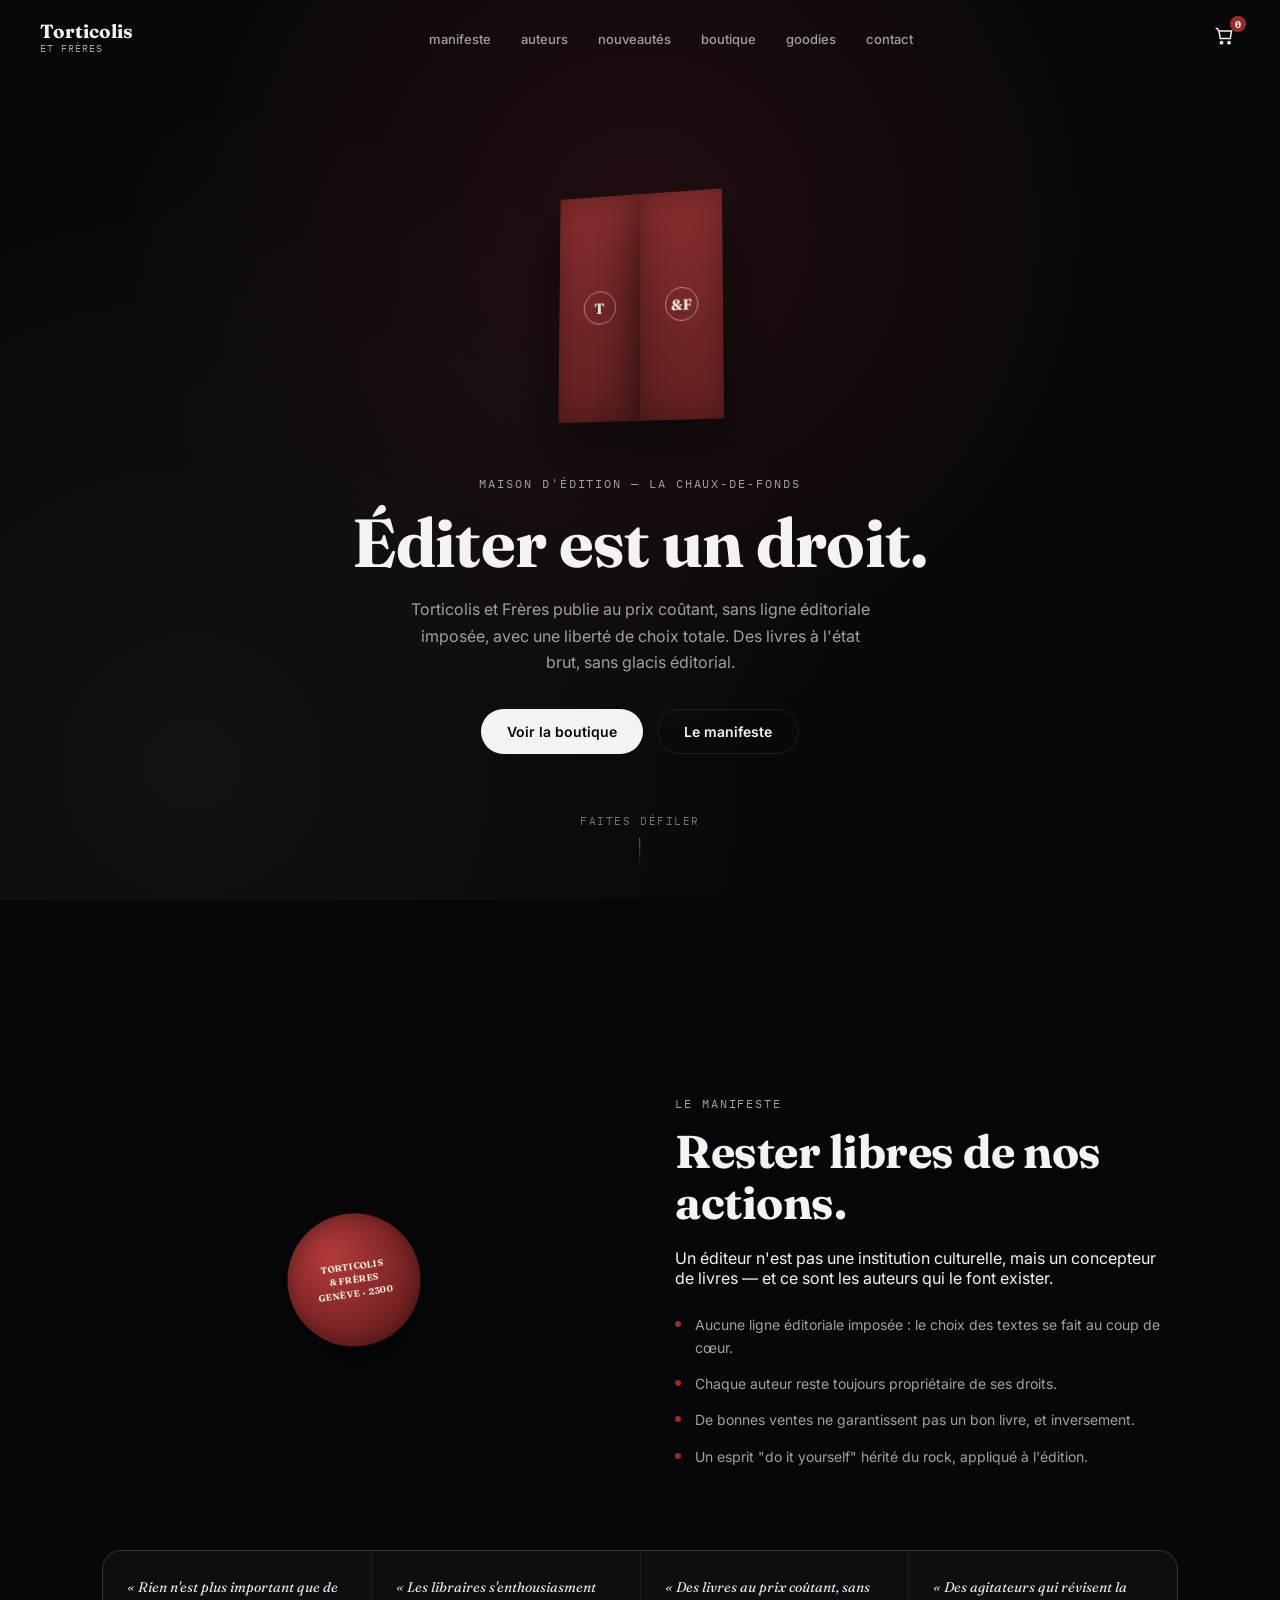
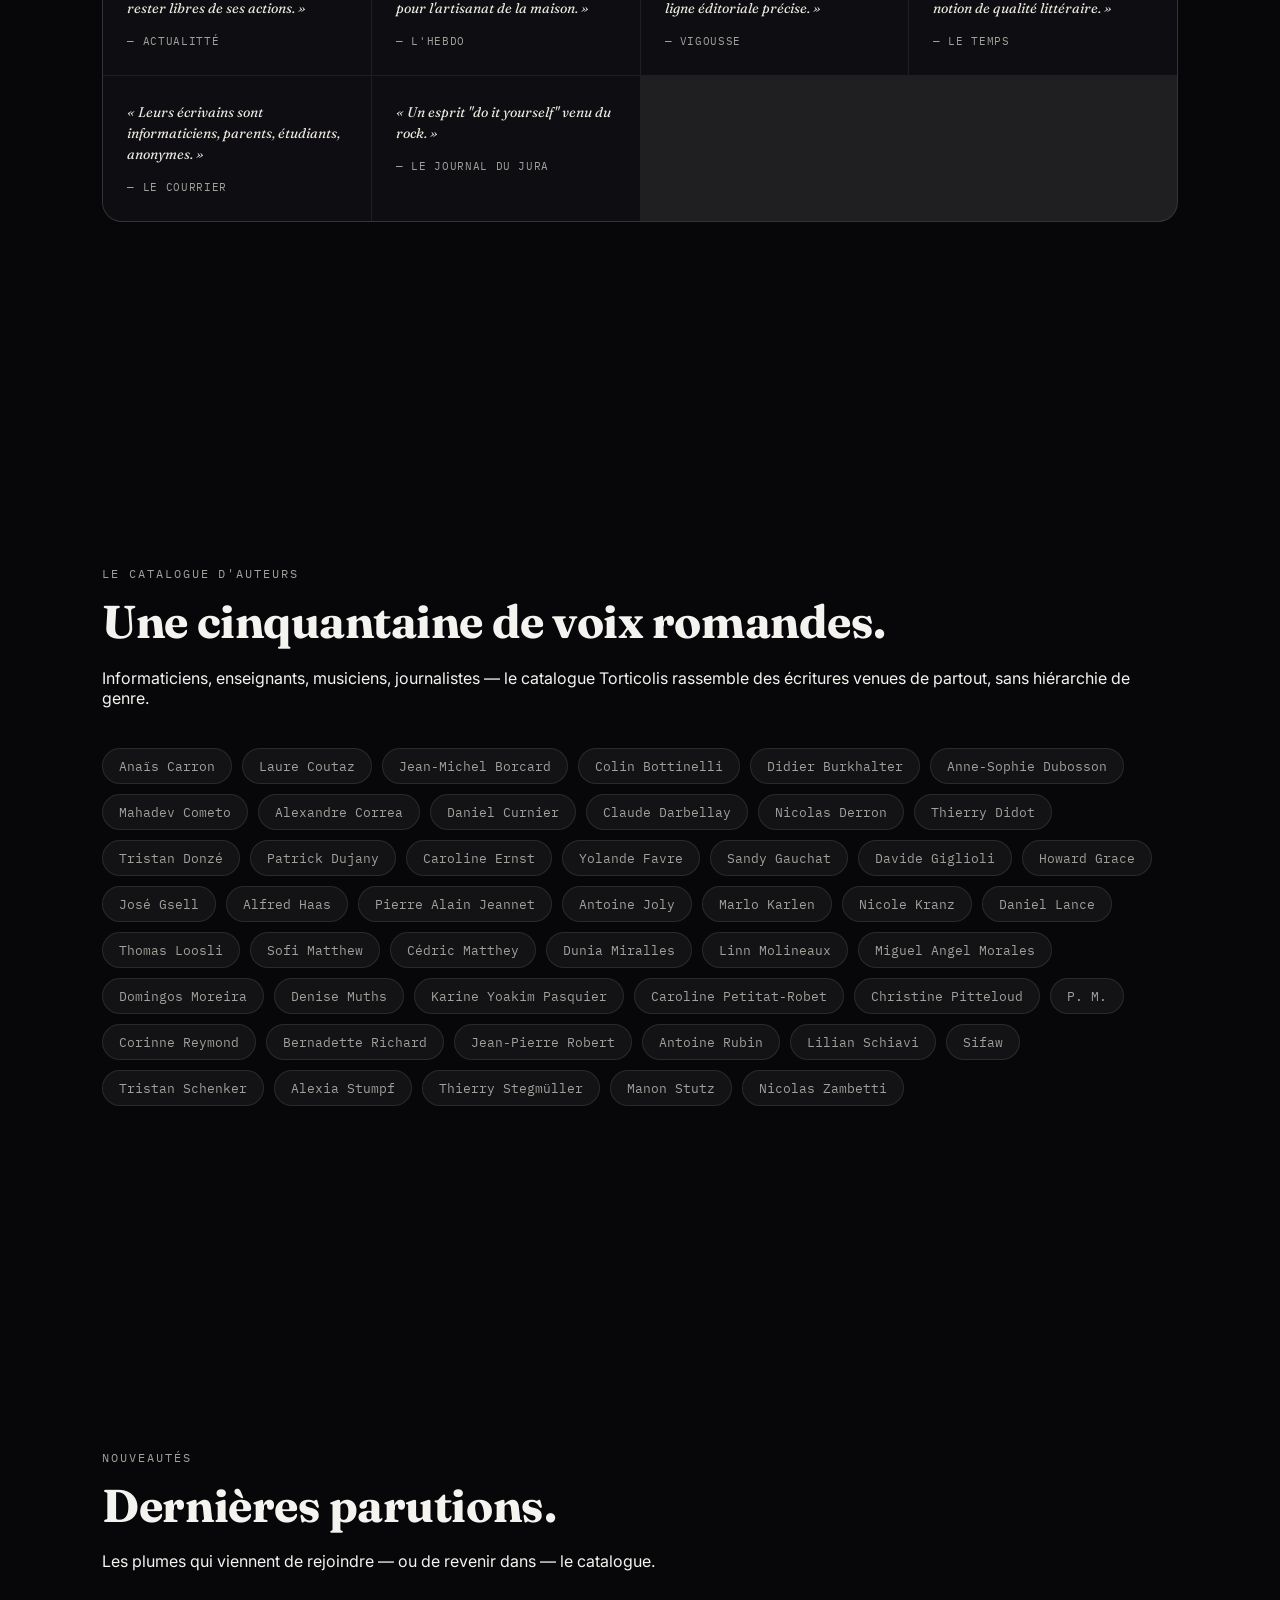
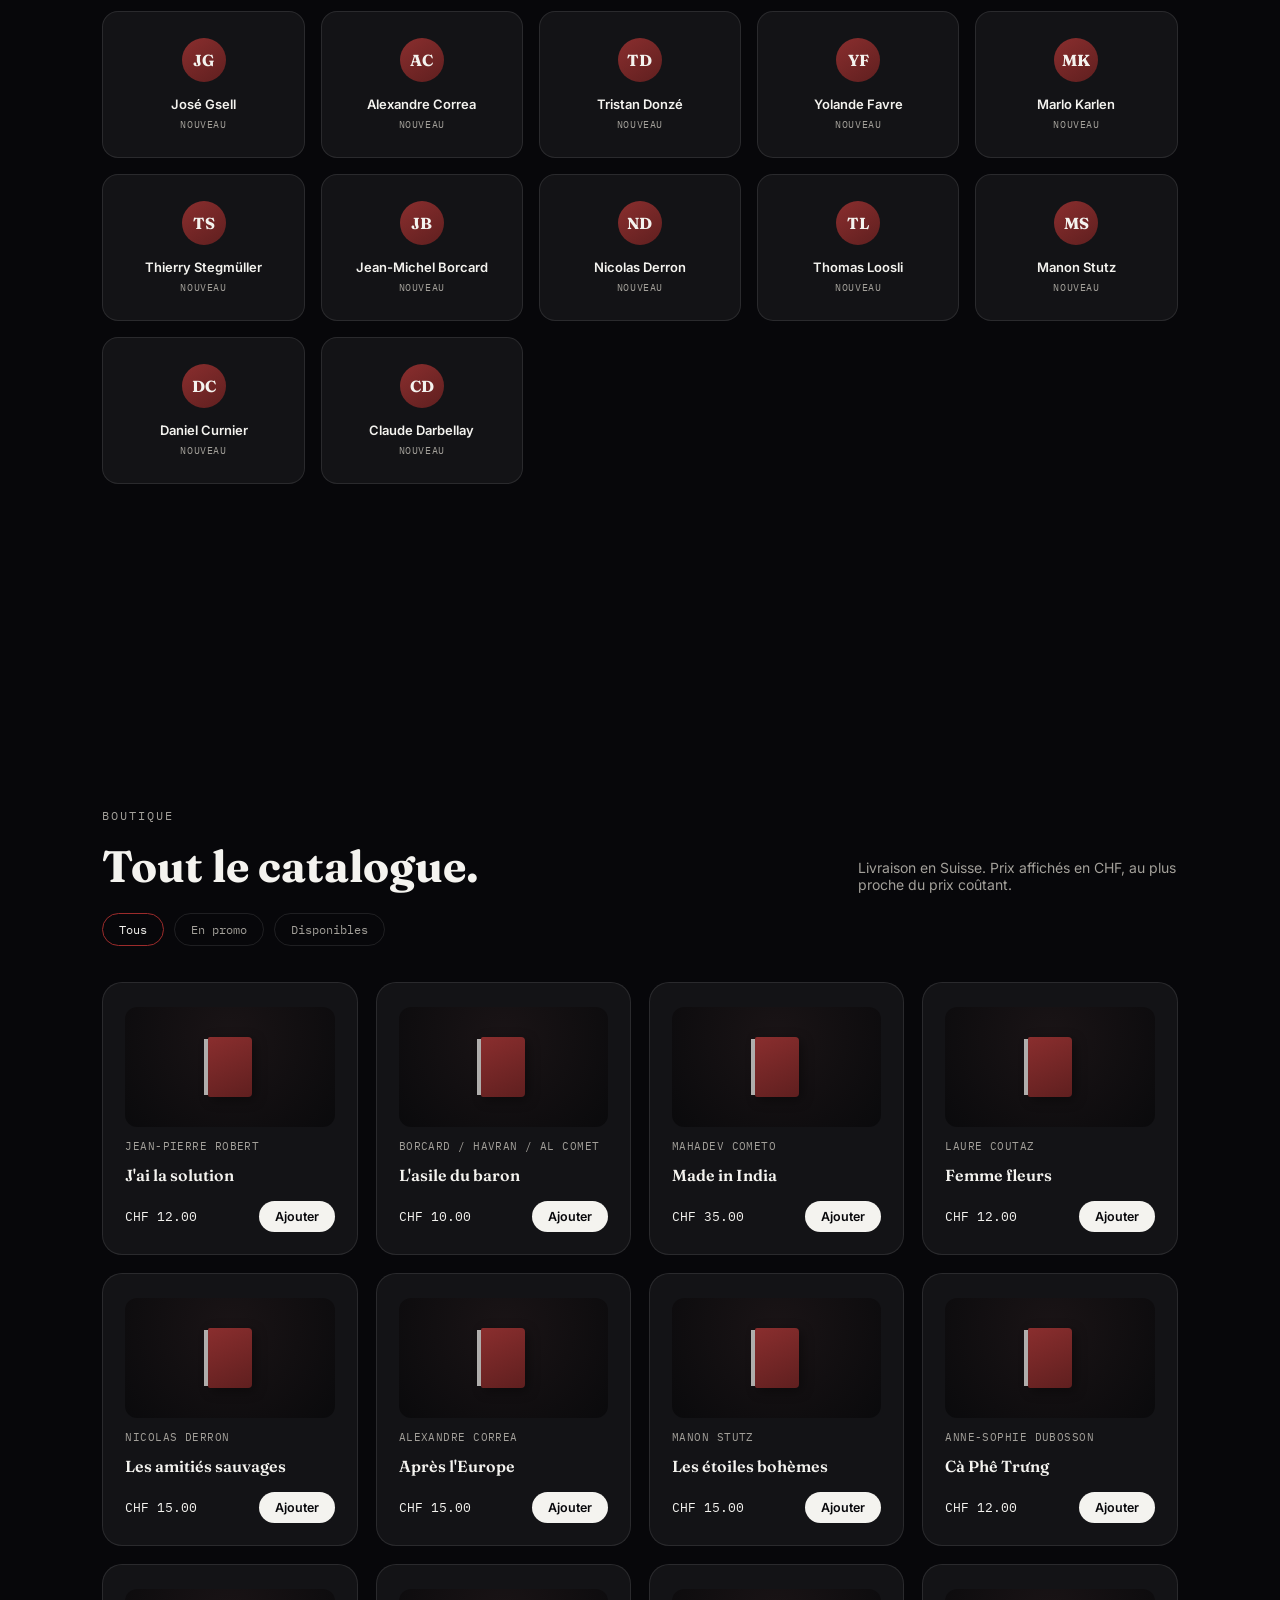
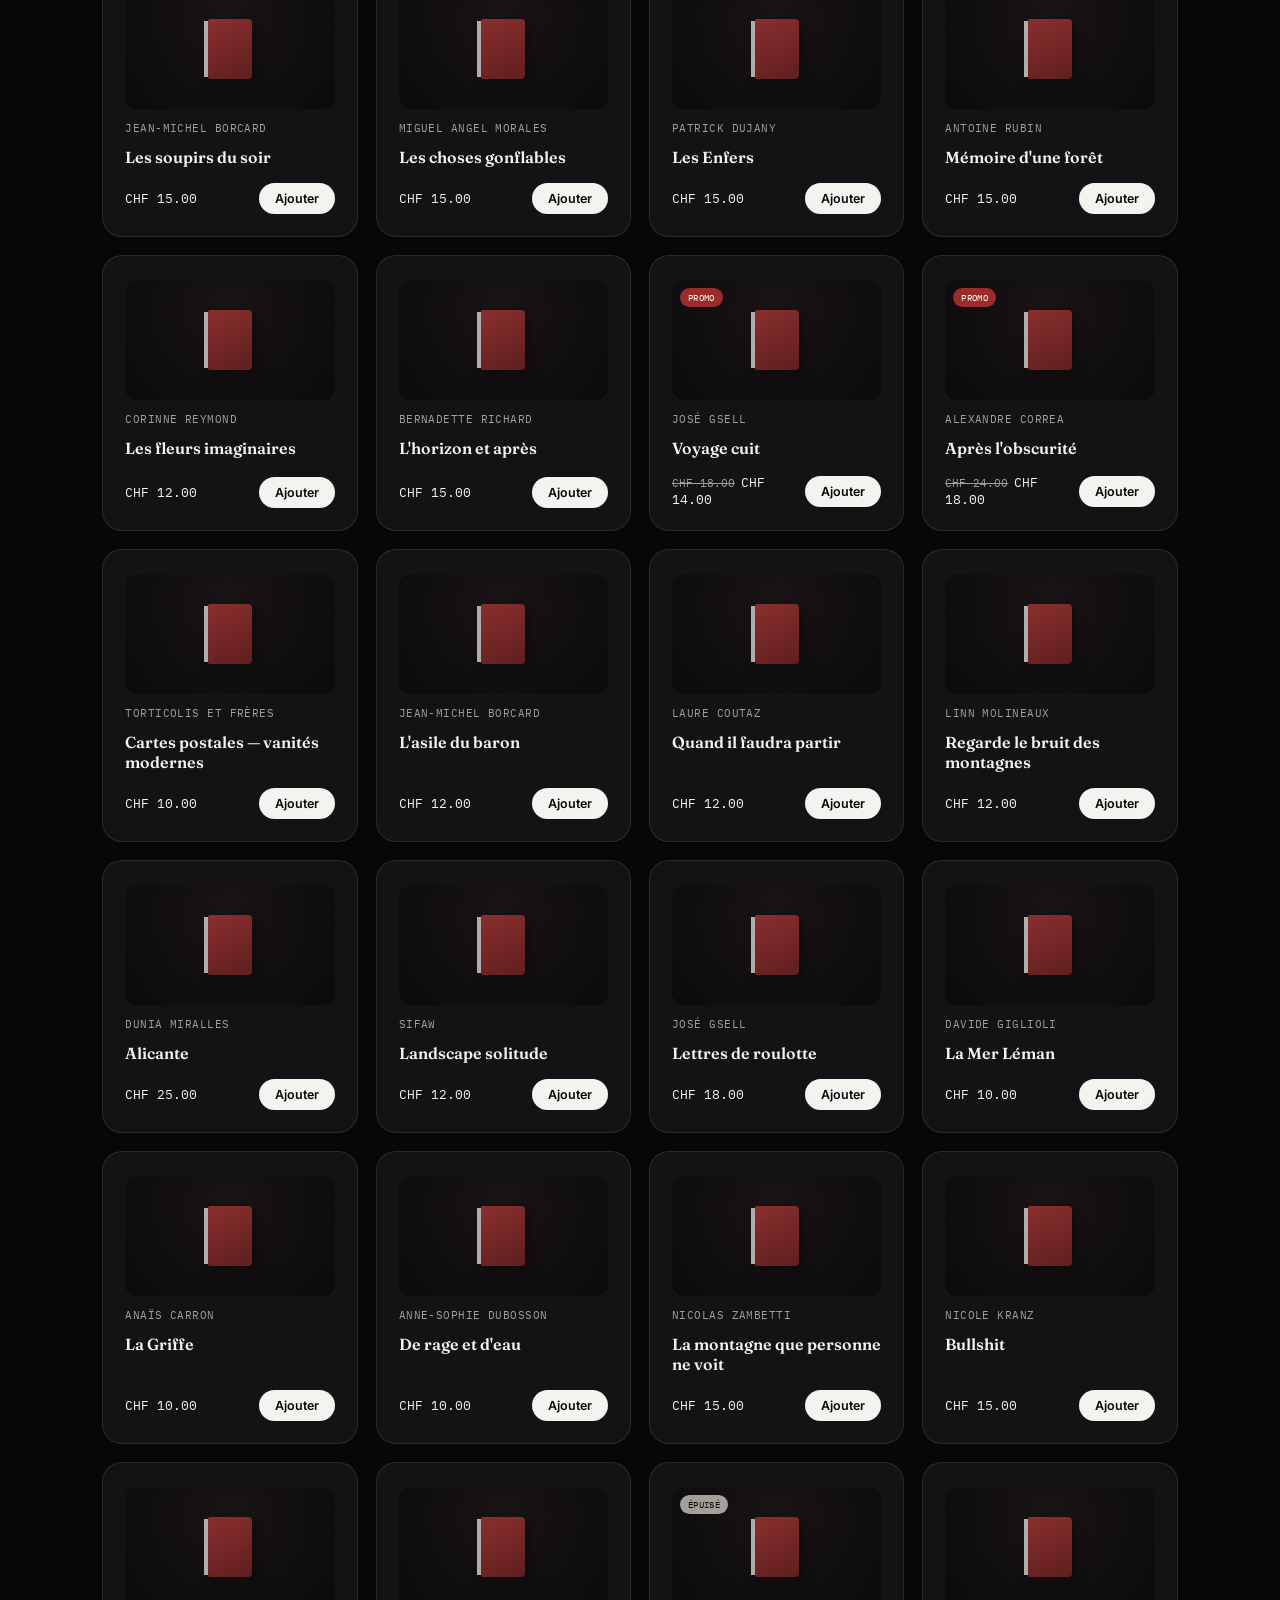
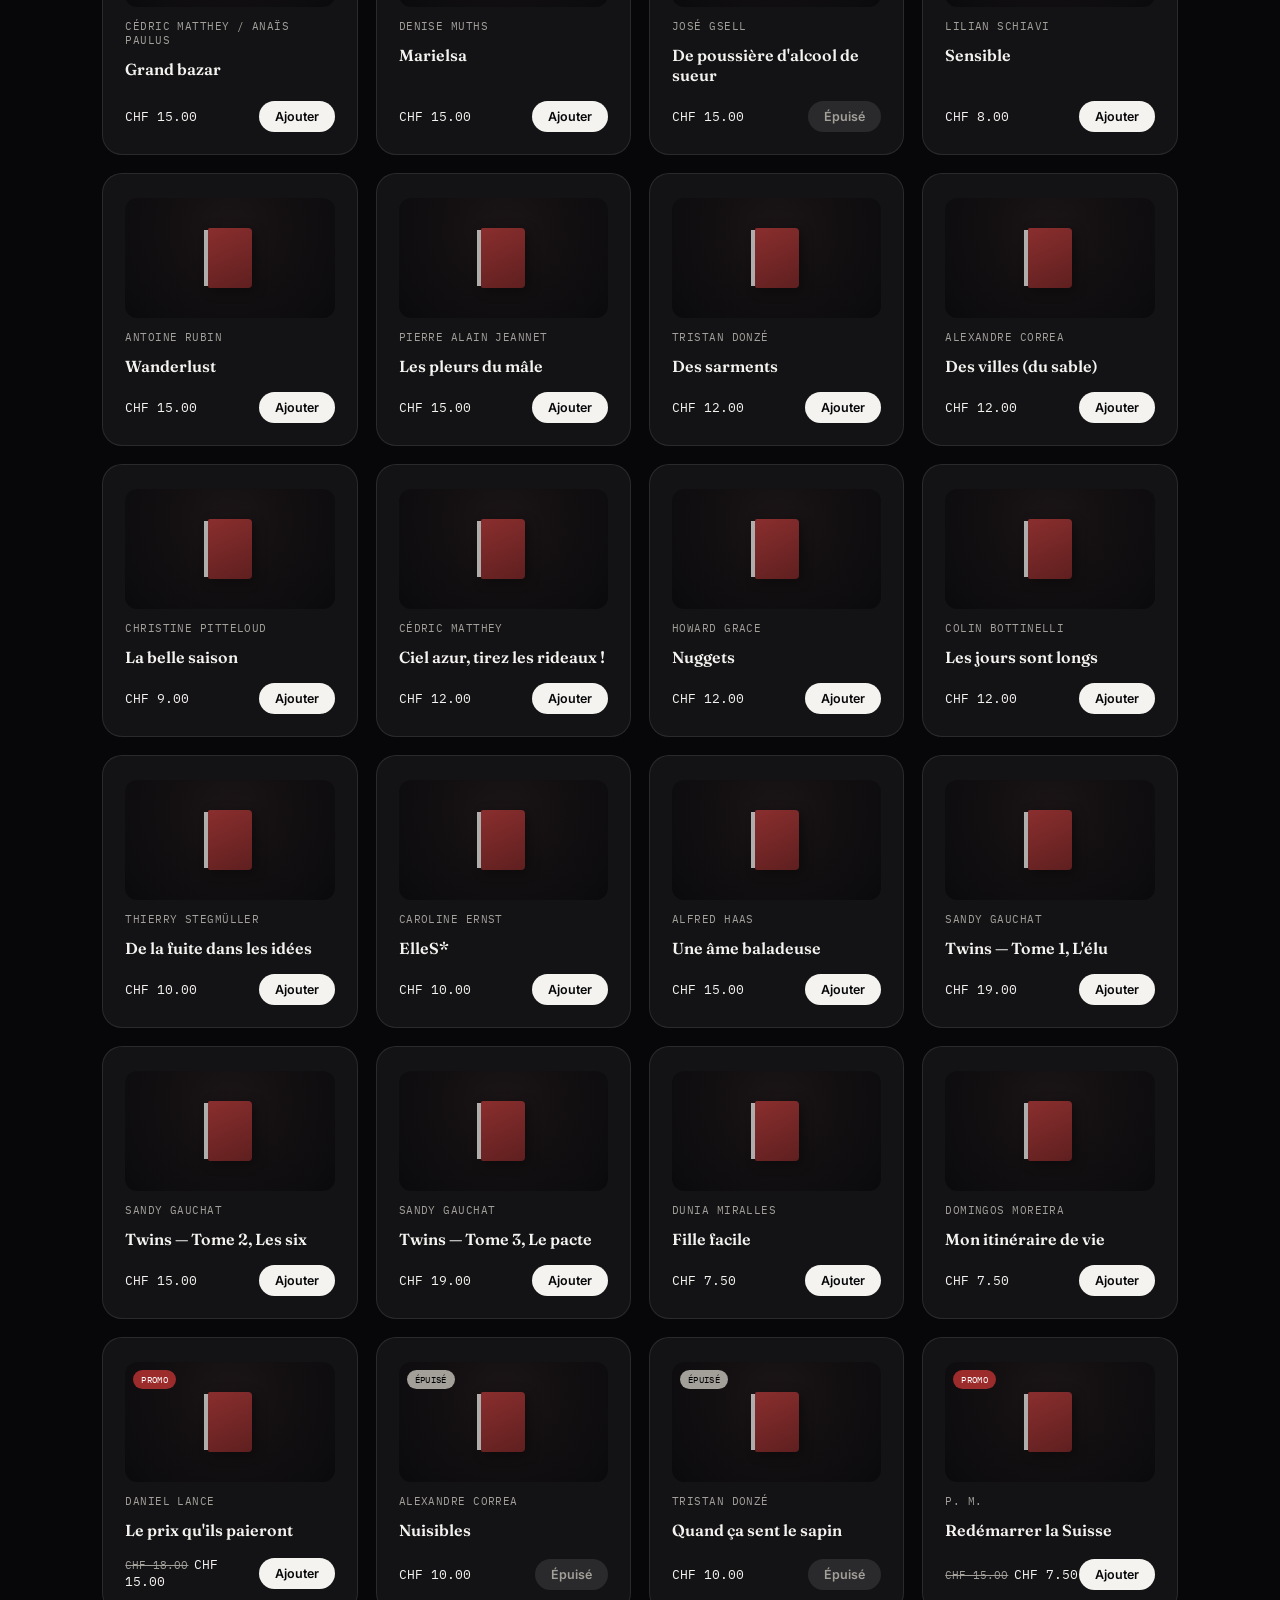
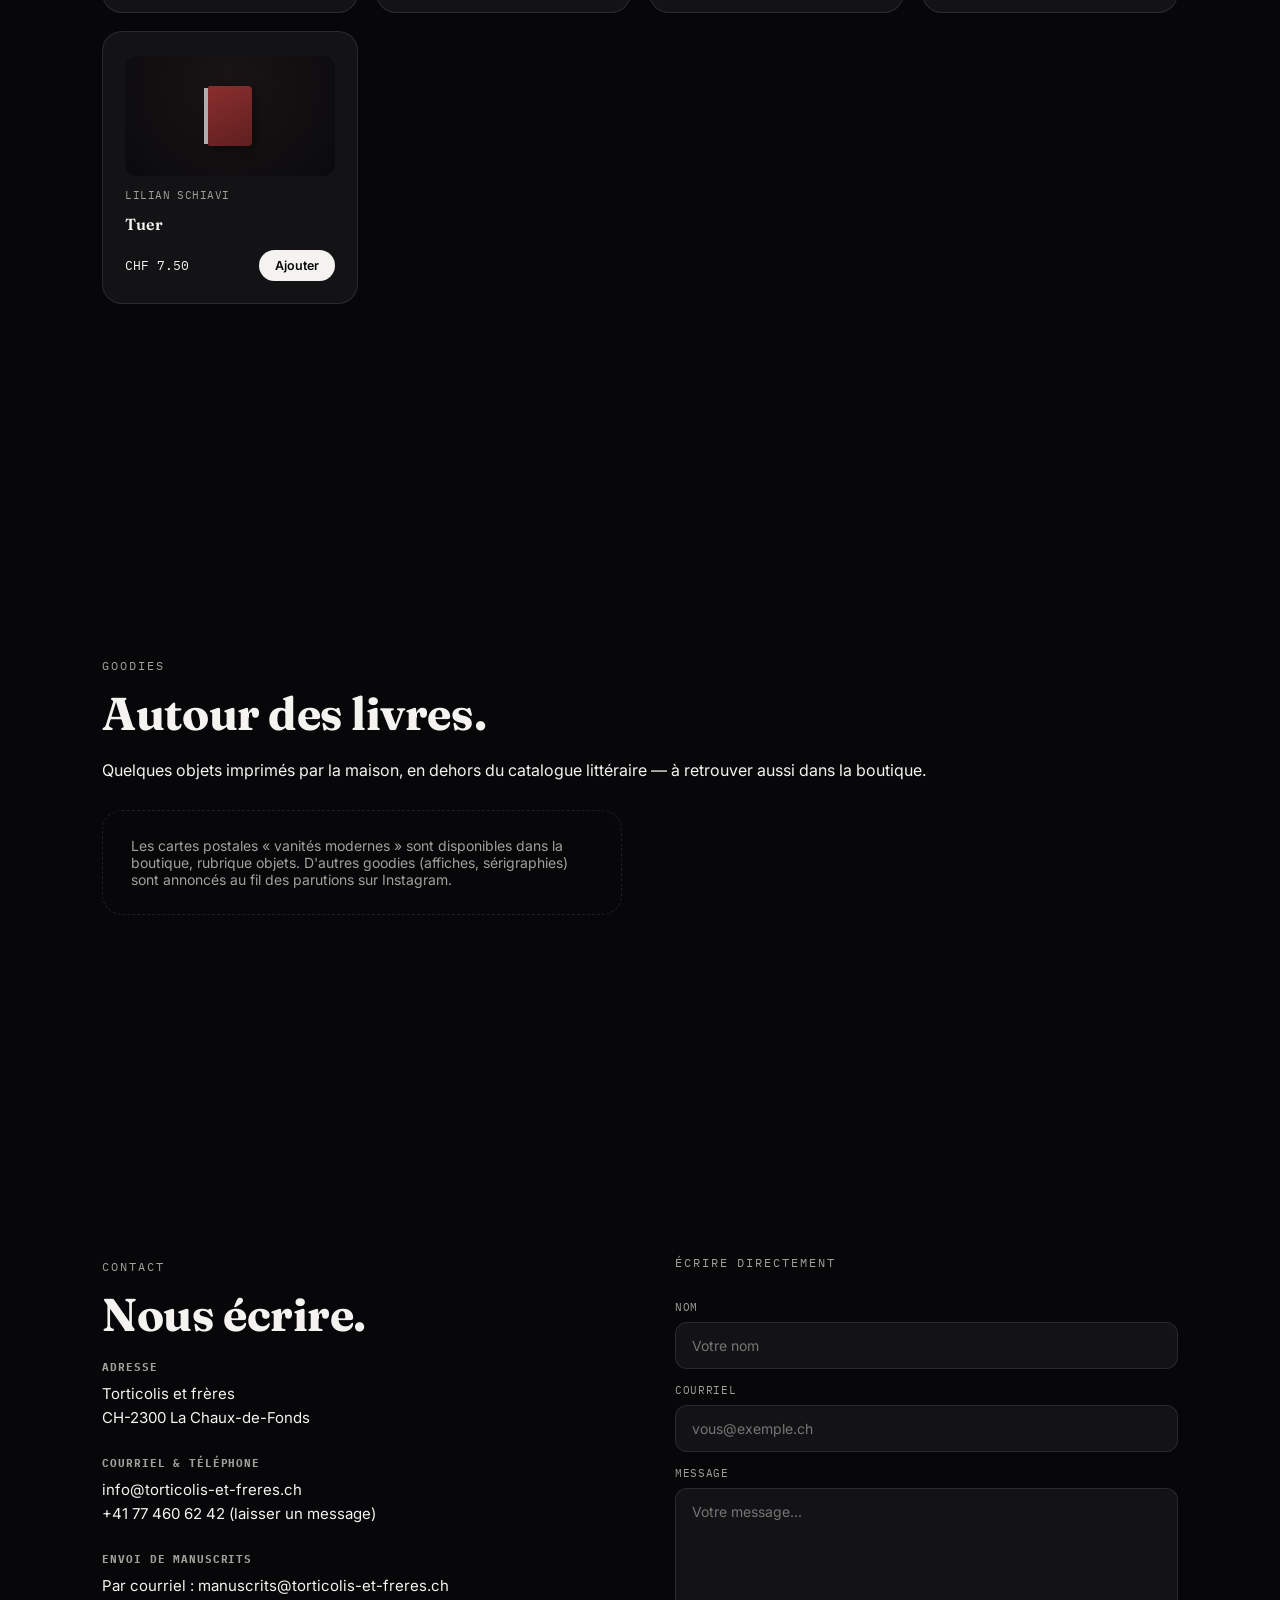
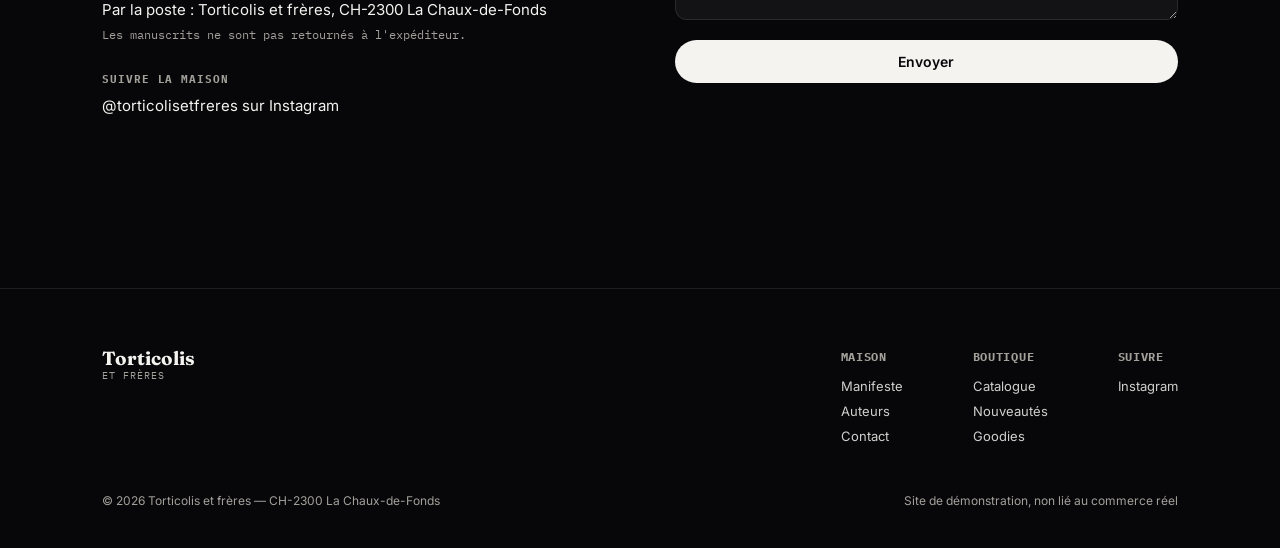
<file: Index.html>
<!DOCTYPE html>
<html lang="fr">
<head>
<meta charset="UTF-8">
<meta name="viewport" content="width=device-width, initial-scale=1.0">
<title>Torticolis et Frères — Éditer est un droit</title>
<link rel="preconnect" href="https://fonts.googleapis.com">
<link href="https://fonts.googleapis.com/css2?family=Fraunces:wght@500;600;700;900&family=Inter:wght@400;500;600;700&family=IBM+Plex+Mono:wght@400;500&display=swap" rel="stylesheet">
<style>
  :root{
    --black: #07070a;
    --black-soft: #0e0e12;
    --panel: #131316;
    --white: #f4f3ef;
    --paper: #ece8de;
    --silver: #a3a09a;
    --line: rgba(244,243,239,0.10);
    --seal: #9c2b2b;
    --seal-soft: rgba(156,43,43,0.35);
    --radius: 20px;
  }
  *{ box-sizing:border-box; margin:0; padding:0; }
  html{ scroll-behavior:smooth; }
  body{
    background:var(--black);
    color:var(--white);
    font-family:'Inter',-apple-system,BlinkMacSystemFont,sans-serif;
    overflow-x:hidden;
    -webkit-font-smoothing:antialiased;
  }
  ::selection{ background:var(--seal); color:#fff; }
  .mono{ font-family:'IBM Plex Mono',monospace; }
  .serif{ font-family:'Fraunces',serif; }
  .eyebrow{
    font-family:'IBM Plex Mono',monospace;
    font-size:12px; letter-spacing:0.16em; text-transform:uppercase;
    color:var(--silver); margin-bottom:16px; display:inline-block;
  }

  /* ---------- NAV ---------- */
  nav{
    position:fixed; top:0; left:0; right:0; z-index:200;
    display:flex; align-items:center; justify-content:space-between;
    padding:20px 40px;
    background:rgba(7,7,10,0);
    border-bottom:1px solid transparent;
    transition:background .4s ease, border-color .4s ease, padding .4s ease;
  }
  nav.scrolled{
    background:rgba(7,7,10,0.78);
    backdrop-filter:blur(20px) saturate(160%);
    -webkit-backdrop-filter:blur(20px) saturate(160%);
    border-bottom:1px solid var(--line);
    padding:14px 40px;
  }
  .logo{ font-family:'Fraunces',serif; font-weight:700; font-size:19px; display:flex; flex-direction:column; line-height:1; cursor:pointer; }
  .logo span{ font-family:'IBM Plex Mono',monospace; font-size:10px; letter-spacing:0.1em; color:var(--silver); font-weight:400; margin-top:3px; }
  .nav-links{ display:flex; gap:30px; list-style:none; }
  .nav-links a{ color:var(--silver); text-decoration:none; font-size:13px; font-weight:500; transition:color .25s; }
  .nav-links a:hover{ color:var(--white); }
  .nav-right{ display:flex; align-items:center; gap:20px; }
  .cart-btn{ position:relative; background:none; border:none; color:var(--white); cursor:pointer; padding:6px; }
  .cart-count{
    position:absolute; top:-4px; right:-6px; background:var(--seal); color:#fff;
    font-size:10px; font-weight:700; width:16px; height:16px; border-radius:50%;
    display:flex; align-items:center; justify-content:center; font-family:'IBM Plex Mono',monospace;
  }

  /* ---------- HERO ---------- */
  header.hero{
    position:relative; height:100vh;
    display:flex; flex-direction:column; align-items:center; justify-content:center;
    overflow:hidden; text-align:center;
  }
  .hero-bg{
    position:absolute; inset:0; z-index:0;
    background:
      radial-gradient(circle at 50% 25%, rgba(156,43,43,0.18), transparent 55%),
      radial-gradient(circle at 15% 85%, rgba(163,160,154,0.07), transparent 50%),
      var(--black);
  }
  .scene{ position:relative; z-index:2; perspective:1500px; width:100%; height:320px; display:flex; align-items:center; justify-content:center; }
  .book{
    position:relative; width:170px; height:230px; transform-style:preserve-3d;
    transform:rotateX(10deg) rotateY(-16deg); will-change:transform;
  }
  .book-spine{
    position:absolute; left:50%; top:0; width:14px; height:100%; margin-left:-7px;
    background:linear-gradient(90deg,#5a1e1e,#7a2626,#5a1e1e);
    border-radius:2px; box-shadow:0 30px 60px rgba(0,0,0,0.5);
  }
  .cover{
    position:absolute; top:0; width:50%; height:100%;
    background:linear-gradient(155deg,#8a2e2e 0%,#5f1f1f 100%);
    box-shadow:inset 0 0 30px rgba(0,0,0,0.3), 0 30px 60px rgba(0,0,0,0.5);
    transform-origin:left center; transition:transform .2s linear;
    display:flex; align-items:center; justify-content:center;
  }
  .cover-left{ left:0; transform:rotateY(0deg); border-radius:3px 0 0 3px; }
  .cover-right{ left:50%; transform-origin:left center; transform:rotateY(0deg); border-radius:0 3px 3px 0;
    background:linear-gradient(205deg,#8a2e2e 0%,#5f1f1f 100%); }
  .cover-mark{ width:34px; height:34px; border:1.5px solid rgba(244,243,239,0.5); border-radius:50%;
    display:flex; align-items:center; justify-content:center; font-family:'Fraunces',serif; font-weight:700; color:var(--paper); font-size:15px; }
  .page{
    position:absolute; top:6px; left:50%; width:64px; height:calc(100% - 12px); margin-left:-3px;
    background:linear-gradient(180deg,#f4f3ef,#dcd9d0); border-radius:0 3px 3px 0;
    opacity:0; transform-origin:left center; box-shadow:2px 2px 10px rgba(0,0,0,0.2);
  }

  .hero-copy{ position:relative; z-index:2; max-width:640px; padding:0 24px; margin-top:6px; }
  .hero-copy h1{ font-family:'Fraunces',serif; font-size:clamp(38px,6.4vw,68px); font-weight:700; line-height:1.05; letter-spacing:-0.01em; margin-bottom:18px; }
  .hero-copy .sub{ color:var(--silver); font-size:16px; line-height:1.65; max-width:460px; margin:0 auto 34px; }
  .hero-cta{ display:flex; gap:14px; justify-content:center; }
  .btn{ font-family:'Inter',sans-serif; font-weight:600; font-size:14px; padding:13px 26px; border-radius:100px; border:none; cursor:pointer; transition:transform .2s ease, box-shadow .2s ease; }
  .btn-primary{ background:var(--white); color:var(--black); }
  .btn-primary:hover{ transform:translateY(-2px); box-shadow:0 10px 30px rgba(244,243,239,0.2); }
  .btn-ghost{ background:transparent; color:var(--white); border:1px solid var(--line); }
  .btn-ghost:hover{ border-color:var(--white); }

  .scroll-hint{ position:absolute; bottom:34px; left:50%; transform:translateX(-50%); font-family:'IBM Plex Mono',monospace; font-size:11px; letter-spacing:0.14em; color:var(--silver); text-transform:uppercase; display:flex; flex-direction:column; align-items:center; gap:10px; opacity:0.7; animation:hint-bob 2.4s ease-in-out infinite; }
  .scroll-hint::after{ content:''; width:1px; height:28px; background:linear-gradient(var(--silver),transparent); }
  @keyframes hint-bob{ 0%,100%{transform:translate(-50%,0);} 50%{transform:translate(-50%,8px);} }

  /* ---------- SECTION GENERIC ---------- */
  .section{ position:relative; padding:170px 8vw; }
  .reveal{ opacity:0; transform:translateY(36px); transition:opacity .9s ease, transform .9s ease; }
  .reveal.in-view{ opacity:1; transform:translateY(0); }
  .section h2{ font-family:'Fraunces',serif; font-size:clamp(30px,4vw,46px); font-weight:700; letter-spacing:-0.01em; line-height:1.1; margin-bottom:20px; }
  .section > p.lead{ color:var(--silver); font-size:16px; line-height:1.7; max-width:520px; }

  /* ---------- MANIFESTO + SEAL ---------- */
  .manifesto-wrap{ display:grid; grid-template-columns:1fr 1fr; gap:70px; align-items:center; }
  .seal-scene{ position:relative; height:420px; perspective:1000px; display:flex; align-items:center; justify-content:center; }
  .seal{
    width:190px; height:190px; border-radius:50%;
    background:radial-gradient(circle at 35% 30%, #b23a3a, #6e1f1f 75%);
    display:flex; align-items:center; justify-content:center; text-align:center;
    box-shadow:0 40px 80px rgba(0,0,0,0.5), inset 0 0 30px rgba(0,0,0,0.35);
    transform:scale(0.7) rotate(-8deg); transition:transform .05s linear;
  }
  .seal-text{ font-family:'Fraunces',serif; font-weight:700; color:var(--paper); font-size:13px; line-height:1.5; letter-spacing:0.04em; text-transform:uppercase; }
  .manifesto-points{ margin-top:26px; display:flex; flex-direction:column; gap:14px; }
  .manifesto-point{ display:flex; gap:14px; font-size:14px; color:var(--silver); line-height:1.6; }
  .manifesto-point .dot{ width:6px; height:6px; border-radius:50%; background:var(--seal); flex-shrink:0; margin-top:7px; }

  .press{ margin-top:60px; display:grid; grid-template-columns:repeat(auto-fit,minmax(240px,1fr)); gap:1px; background:var(--line); border:1px solid var(--line); border-radius:var(--radius); overflow:hidden; }
  .press-item{ background:var(--black-soft); padding:26px 24px; }
  .press-item p{ font-family:'Fraunces',serif; font-size:14px; font-style:italic; line-height:1.5; color:var(--paper); margin-bottom:10px; }
  .press-item span{ font-family:'IBM Plex Mono',monospace; font-size:11px; color:var(--silver); text-transform:uppercase; letter-spacing:0.06em; }

  /* ---------- AUTEURS ---------- */
  .authors-grid{ display:flex; flex-wrap:wrap; gap:10px; margin-top:40px; }
  .author-chip{
    font-family:'IBM Plex Mono',monospace; font-size:12.5px; padding:9px 16px; border-radius:100px;
    border:1px solid var(--line); color:var(--silver); background:var(--panel);
    transition:border-color .2s, color .2s;
  }
  .author-chip:hover{ border-color:var(--seal); color:var(--white); }

  /* ---------- NOUVEAUTES ---------- */
  .new-grid{ display:grid; grid-template-columns:repeat(auto-fit,minmax(180px,1fr)); gap:16px; margin-top:40px; }
  .new-card{ background:var(--panel); border:1px solid var(--line); border-radius:16px; padding:26px 20px; text-align:center; transition:transform .3s, border-color .3s; }
  .new-card:hover{ transform:translateY(-5px); border-color:rgba(244,243,239,0.2); }
  .new-card .init{ width:44px; height:44px; margin:0 auto 14px; border-radius:50%; background:linear-gradient(145deg,#8a2e2e,#5f1f1f); display:flex; align-items:center; justify-content:center; font-family:'Fraunces',serif; font-weight:700; font-size:16px; }
  .new-card .aname{ font-size:13px; font-weight:600; }
  .new-card .tag{ font-family:'IBM Plex Mono',monospace; font-size:10px; color:var(--silver); text-transform:uppercase; margin-top:6px; letter-spacing:0.06em; }

  /* ---------- SHOP ---------- */
  .shop{ padding:150px 8vw 180px; }
  .shop-head{ display:flex; align-items:flex-end; justify-content:space-between; margin-bottom:20px; flex-wrap:wrap; gap:16px; }
  .shop-head h2{ font-family:'Fraunces',serif; font-size:clamp(30px,4vw,44px); font-weight:700; }
  .shop-head p{ color:var(--silver); font-size:14px; max-width:320px; }
  .shop-toolbar{ display:flex; gap:10px; flex-wrap:wrap; margin-bottom:36px; }
  .filter-btn{ font-family:'IBM Plex Mono',monospace; font-size:12px; padding:8px 16px; border-radius:100px; border:1px solid var(--line); background:transparent; color:var(--silver); cursor:pointer; transition:all .2s; }
  .filter-btn.active, .filter-btn:hover{ border-color:var(--seal); color:var(--white); }

  .product-grid{ display:grid; grid-template-columns:repeat(auto-fit,minmax(230px,1fr)); gap:18px; }
  .product-card{ background:var(--panel); border:1px solid var(--line); border-radius:var(--radius); padding:24px 22px 22px; display:flex; flex-direction:column; gap:12px; transition:transform .3s ease, border-color .3s ease; }
  .product-card:hover{ transform:translateY(-6px); border-color:rgba(244,243,239,0.2); }
  .product-visual{ height:120px; display:flex; align-items:center; justify-content:center; border-radius:12px; background:radial-gradient(circle at 50% 25%, #1a1416, #0a0a0c); position:relative; }
  .mini-book{ width:44px; height:60px; border-radius:2px 4px 4px 2px; background:linear-gradient(155deg,#8a2e2e,#5f1f1f); box-shadow:-6px 0 0 -3px rgba(0,0,0,0.3), 3px 3px 12px rgba(0,0,0,0.4); position:relative; }
  .mini-book::before{ content:''; position:absolute; left:-4px; top:2px; bottom:2px; width:4px; background:#f4f3ef; opacity:0.7; }
  .badge{ position:absolute; top:8px; left:8px; font-family:'IBM Plex Mono',monospace; font-size:9px; padding:4px 8px; border-radius:100px; text-transform:uppercase; letter-spacing:0.04em; }
  .badge-promo{ background:var(--seal); color:#fff; }
  .badge-out{ background:var(--silver); color:#000; }

  .product-author{ font-family:'IBM Plex Mono',monospace; font-size:11px; color:var(--silver); text-transform:uppercase; letter-spacing:0.04em; }
  .product-name{ font-family:'Fraunces',serif; font-weight:600; font-size:16px; line-height:1.25; flex-grow:1; }
  .product-foot{ display:flex; align-items:center; justify-content:space-between; margin-top:4px; }
  .price{ font-family:'IBM Plex Mono',monospace; font-size:13px; }
  .price .old{ text-decoration:line-through; color:var(--silver); margin-right:6px; font-size:11px; }
  .add-btn{ font-family:'Inter',sans-serif; font-size:12.5px; font-weight:600; background:var(--white); color:var(--black); border:none; border-radius:100px; padding:8px 16px; cursor:pointer; transition:background .2s, transform .2s; }
  .add-btn:hover{ transform:translateY(-2px); }
  .add-btn.added{ background:var(--seal); color:#fff; }
  .add-btn:disabled{ background:var(--line); color:var(--silver); cursor:not-allowed; }

  /* ---------- GOODIES ---------- */
  .goodies-note{ margin-top:30px; padding:26px 28px; border:1px dashed var(--line); border-radius:var(--radius); color:var(--silver); font-size:14px; max-width:520px; }

  /* ---------- CONTACT ---------- */
  .contact-wrap{ display:grid; grid-template-columns:1fr 1fr; gap:70px; }
  .contact-info{ display:flex; flex-direction:column; gap:26px; }
  .contact-block h4{ font-family:'IBM Plex Mono',monospace; font-size:11px; text-transform:uppercase; letter-spacing:0.08em; color:var(--silver); margin-bottom:8px; }
  .contact-block p, .contact-block a{ font-size:15px; color:var(--white); line-height:1.6; text-decoration:none; }
  .contact-block a:hover{ color:var(--seal); }
  .contact-form{ display:flex; flex-direction:column; gap:14px; }
  .contact-form input, .contact-form textarea{
    background:var(--panel); border:1px solid var(--line); border-radius:12px; padding:14px 16px;
    color:var(--white); font-family:'Inter',sans-serif; font-size:14px; resize:vertical;
  }
  .contact-form input:focus, .contact-form textarea:focus{ outline:none; border-color:var(--seal); }
  .contact-form label{ font-family:'IBM Plex Mono',monospace; font-size:11px; color:var(--silver); text-transform:uppercase; letter-spacing:0.06em; margin-bottom:-6px; }

  /* ---------- CART ---------- */
  .cart-overlay{ position:fixed; inset:0; background:rgba(0,0,0,0.55); backdrop-filter:blur(4px); z-index:300; opacity:0; pointer-events:none; transition:opacity .3s ease; }
  .cart-overlay.open{ opacity:1; pointer-events:auto; }
  .cart-drawer{ position:fixed; top:0; right:0; bottom:0; width:min(410px,92vw); background:var(--black-soft); border-left:1px solid var(--line); z-index:301; transform:translateX(100%); transition:transform .35s cubic-bezier(.19,1,.22,1); display:flex; flex-direction:column; padding:28px; }
  .cart-drawer.open{ transform:translateX(0); }
  .cart-header{ display:flex; justify-content:space-between; align-items:center; margin-bottom:26px; }
  .cart-header h3{ font-family:'Fraunces',serif; font-size:19px; font-weight:700; }
  .cart-close{ background:none; border:none; color:var(--silver); font-size:20px; cursor:pointer; }
  .cart-items{ flex-grow:1; overflow-y:auto; display:flex; flex-direction:column; gap:16px; }
  .cart-empty{ color:var(--silver); font-size:14px; margin-top:40px; text-align:center; }
  .cart-item{ display:flex; justify-content:space-between; align-items:center; gap:12px; border-bottom:1px solid var(--line); padding-bottom:14px; }
  .cart-item-name{ font-size:13.5px; font-weight:500; }
  .cart-item-author{ font-family:'IBM Plex Mono',monospace; font-size:11px; color:var(--silver); }
  .qty-ctrl{ display:flex; align-items:center; gap:9px; flex-shrink:0; }
  .qty-ctrl button{ width:22px; height:22px; border-radius:50%; border:1px solid var(--line); background:none; color:var(--white); cursor:pointer; }
  .cart-footer{ border-top:1px solid var(--line); padding-top:18px; margin-top:14px; }
  .cart-total{ display:flex; justify-content:space-between; font-size:15px; font-weight:600; margin-bottom:16px; }
  .checkout-btn{ width:100%; padding:14px; border-radius:100px; border:none; background:var(--white); color:var(--black); font-weight:700; font-size:14px; cursor:pointer; }
  .checkout-btn:hover{ background:var(--seal); color:#fff; }

  /* ---------- FOOTER ---------- */
  footer{ padding:60px 8vw 40px; border-top:1px solid var(--line); }
  .footer-top{ display:flex; justify-content:space-between; flex-wrap:wrap; gap:30px; margin-bottom:40px; }
  .footer-cols{ display:flex; gap:70px; flex-wrap:wrap; }
  .footer-col h4{ font-size:12px; color:var(--silver); margin-bottom:14px; letter-spacing:0.06em; font-family:'IBM Plex Mono',monospace; text-transform:uppercase; }
  .footer-col a{ display:block; color:var(--white); text-decoration:none; font-size:13px; margin-bottom:9px; opacity:0.85; }
  .footer-col a:hover{ opacity:1; }
  .footer-bottom{ font-size:12px; color:var(--silver); display:flex; justify-content:space-between; flex-wrap:wrap; gap:10px; }

  @media (max-width:860px){
    .nav-links{ display:none; }
    .manifesto-wrap, .contact-wrap{ grid-template-columns:1fr; }
    .section{ padding:120px 6vw; }
  }
  @media (prefers-reduced-motion: reduce){
    *{ animation-duration:0.01ms !important; animation-iteration-count:1 !important; transition-duration:0.01ms !important; scroll-behavior:auto !important; }
  }
  :focus-visible{ outline:2px solid var(--seal); outline-offset:3px; }

  .toast{ position:fixed; bottom:28px; left:50%; transform:translate(-50%,20px); background:var(--white); color:var(--black); padding:14px 22px; border-radius:100px; font-size:13px; font-weight:600; z-index:400; opacity:0; pointer-events:none; transition:opacity .3s ease, transform .3s ease; }
  .toast.show{ opacity:1; transform:translate(-50%,0); }
</style>
</head>
<body>

<nav id="nav">
  <div class="logo" onclick="document.getElementById('accueil').scrollIntoView({behavior:'smooth'})">Torticolis<span>ET FRÈRES</span></div>
  <ul class="nav-links">
    <li><a href="#manifeste">manifeste</a></li>
    <li><a href="#auteurs">auteurs</a></li>
    <li><a href="#nouveautes">nouveautés</a></li>
    <li><a href="#boutique">boutique</a></li>
    <li><a href="#goodies">goodies</a></li>
    <li><a href="#contact">contact</a></li>
  </ul>
  <div class="nav-right">
    <button class="cart-btn" id="cartBtn" aria-label="Ouvrir le panier">
      <svg width="20" height="20" viewBox="0 0 24 24" fill="none" stroke="currentColor" stroke-width="1.8"><path d="M6 6h15l-1.5 9h-12z"/><circle cx="9" cy="20" r="1.4"/><circle cx="18" cy="20" r="1.4"/><path d="M6 6L4 3H2"/></svg>
      <span class="cart-count" id="cartCount">0</span>
    </button>
  </div>
</nav>

<header class="hero" id="accueil">
  <div class="hero-bg"></div>
  <div class="scene">
    <div class="book" id="heroBook">
      <div class="book-spine"></div>
      <div class="cover cover-left" id="coverLeft"><div class="cover-mark">T</div></div>
      <div class="cover cover-right" id="coverRight"><div class="cover-mark">&amp;F</div></div>
      <div class="page" id="page1"></div>
      <div class="page" id="page2"></div>
      <div class="page" id="page3"></div>
    </div>
  </div>
  <div class="hero-copy">
    <span class="eyebrow">Maison d'édition — La Chaux-de-Fonds</span>
    <h1>Éditer est un droit.</h1>
    <p class="sub">Torticolis et Frères publie au prix coûtant, sans ligne éditoriale imposée, avec une liberté de choix totale. Des livres à l'état brut, sans glacis éditorial.</p>
    <div class="hero-cta">
      <button class="btn btn-primary" onclick="document.getElementById('boutique').scrollIntoView({behavior:'smooth'})">Voir la boutique</button>
      <button class="btn btn-ghost" onclick="document.getElementById('manifeste').scrollIntoView({behavior:'smooth'})">Le manifeste</button>
    </div>
  </div>
  <div class="scroll-hint">Faites défiler</div>
</header>

<section class="section" id="manifeste">
  <div class="manifesto-wrap">
    <div class="seal-scene">
      <div class="seal" id="seal"><div class="seal-text">Torticolis<br>&amp; Frères<br>Genève · 2300</div></div>
    </div>
    <div class="reveal">
      <span class="eyebrow">Le manifeste</span>
      <h2>Rester libres de nos actions.</h2>
      <p class="lead">Un éditeur n'est pas une institution culturelle, mais un concepteur de livres — et ce sont les auteurs qui le font exister.</p>
      <div class="manifesto-points">
        <div class="manifesto-point"><span class="dot"></span>Aucune ligne éditoriale imposée : le choix des textes se fait au coup de cœur.</div>
        <div class="manifesto-point"><span class="dot"></span>Chaque auteur reste toujours propriétaire de ses droits.</div>
        <div class="manifesto-point"><span class="dot"></span>De bonnes ventes ne garantissent pas un bon livre, et inversement.</div>
        <div class="manifesto-point"><span class="dot"></span>Un esprit "do it yourself" hérité du rock, appliqué à l'édition.</div>
      </div>
    </div>
  </div>

  <div class="press reveal">
    <div class="press-item"><p>« Rien n'est plus important que de rester libres de ses actions. »</p><span>— ActuaLitté</span></div>
    <div class="press-item"><p>« Les libraires s'enthousiasment pour l'artisanat de la maison. »</p><span>— L'Hebdo</span></div>
    <div class="press-item"><p>« Des livres au prix coûtant, sans ligne éditoriale précise. »</p><span>— Vigousse</span></div>
    <div class="press-item"><p>« Des agitateurs qui révisent la notion de qualité littéraire. »</p><span>— Le Temps</span></div>
    <div class="press-item"><p>« Leurs écrivains sont informaticiens, parents, étudiants, anonymes. »</p><span>— Le Courrier</span></div>
    <div class="press-item"><p>« Un esprit "do it yourself" venu du rock. »</p><span>— Le Journal du Jura</span></div>
  </div>
</section>

<section class="section" id="auteurs">
  <div class="reveal">
    <span class="eyebrow">Le catalogue d'auteurs</span>
    <h2>Une cinquantaine de voix romandes.</h2>
    <p class="lead">Informaticiens, enseignants, musiciens, journalistes — le catalogue Torticolis rassemble des écritures venues de partout, sans hiérarchie de genre.</p>
  </div>
  <div class="authors-grid reveal" id="authorsGrid"></div>
</section>

<section class="section" id="nouveautes">
  <div class="reveal">
    <span class="eyebrow">Nouveautés</span>
    <h2>Dernières parutions.</h2>
    <p class="lead">Les plumes qui viennent de rejoindre — ou de revenir dans — le catalogue.</p>
  </div>
  <div class="new-grid reveal" id="newGrid"></div>
</section>

<section class="shop" id="boutique">
  <div class="shop-head reveal">
    <div>
      <span class="eyebrow">Boutique</span>
      <h2>Tout le catalogue.</h2>
    </div>
    <p>Livraison en Suisse. Prix affichés en CHF, au plus proche du prix coûtant.</p>
  </div>
  <div class="shop-toolbar reveal" id="toolbar">
    <button class="filter-btn active" data-filter="tous">Tous</button>
    <button class="filter-btn" data-filter="promo">En promo</button>
    <button class="filter-btn" data-filter="disponible">Disponibles</button>
  </div>
  <div class="product-grid reveal" id="productGrid"></div>
</section>

<section class="section" id="goodies">
  <div class="reveal">
    <span class="eyebrow">Goodies</span>
    <h2>Autour des livres.</h2>
    <p class="lead">Quelques objets imprimés par la maison, en dehors du catalogue littéraire — à retrouver aussi dans la boutique.</p>
    <div class="goodies-note">Les cartes postales « vanités modernes » sont disponibles dans la boutique, rubrique objets. D'autres goodies (affiches, sérigraphies) sont annoncés au fil des parutions sur Instagram.</div>
  </div>
</section>

<section class="section" id="contact">
  <div class="contact-wrap">
    <div class="reveal">
      <span class="eyebrow">Contact</span>
      <h2>Nous écrire.</h2>
      <div class="contact-info">
        <div class="contact-block">
          <h4>Adresse</h4>
          <p>Torticolis et frères<br>CH-2300 La Chaux-de-Fonds</p>
        </div>
        <div class="contact-block">
          <h4>Courriel &amp; téléphone</h4>
          <p><a href="mailto:info@torticolis-et-freres.ch">info@torticolis-et-freres.ch</a><br>
          <a href="tel:+41774606242">+41 77 460 62 42</a> (laisser un message)</p>
        </div>
        <div class="contact-block">
          <h4>Envoi de manuscrits</h4>
          <p>Par courriel : <a href="mailto:manuscrits@torticolis-et-freres.ch">manuscrits@torticolis-et-freres.ch</a><br>
          Par la poste : Torticolis et frères, CH-2300 La Chaux-de-Fonds<br>
          <span class="mono" style="font-size:12px; color:var(--silver);">Les manuscrits ne sont pas retournés à l'expéditeur.</span></p>
        </div>
        <div class="contact-block">
          <h4>Suivre la maison</h4>
          <p><a href="https://www.instagram.com/torticolisetfreres/" target="_blank" rel="noopener">@torticolisetfreres sur Instagram</a></p>
        </div>
      </div>
    </div>
    <form class="contact-form reveal" id="contactForm">
      <span class="eyebrow">Écrire directement</span>
      <label for="cname">Nom</label>
      <input id="cname" type="text" required placeholder="Votre nom">
      <label for="cemail">Courriel</label>
      <input id="cemail" type="email" required placeholder="vous@exemple.ch">
      <label for="cmsg">Message</label>
      <textarea id="cmsg" rows="6" required placeholder="Votre message..."></textarea>
      <button type="submit" class="btn btn-primary" style="margin-top:6px;">Envoyer</button>
    </form>
  </div>
</section>

<footer>
  <div class="footer-top">
    <div class="logo">Torticolis<span>ET FRÈRES</span></div>
    <div class="footer-cols">
      <div class="footer-col">
        <h4>Maison</h4>
        <a href="#manifeste">Manifeste</a>
        <a href="#auteurs">Auteurs</a>
        <a href="#contact">Contact</a>
      </div>
      <div class="footer-col">
        <h4>Boutique</h4>
        <a href="#boutique">Catalogue</a>
        <a href="#nouveautes">Nouveautés</a>
        <a href="#goodies">Goodies</a>
      </div>
      <div class="footer-col">
        <h4>Suivre</h4>
        <a href="https://www.instagram.com/torticolisetfreres/" target="_blank" rel="noopener">Instagram</a>
      </div>
    </div>
  </div>
  <div class="footer-bottom">
    <span>© 2026 Torticolis et frères — CH-2300 La Chaux-de-Fonds</span>
    <span>Site de démonstration, non lié au commerce réel</span>
  </div>
</footer>

<div class="cart-overlay" id="cartOverlay"></div>
<div class="cart-drawer" id="cartDrawer">
  <div class="cart-header">
    <h3>Votre panier</h3>
    <button class="cart-close" id="cartClose" aria-label="Fermer le panier">✕</button>
  </div>
  <div class="cart-items" id="cartItems"></div>
  <div class="cart-footer">
    <div class="cart-total"><span>Sous-total</span><span id="cartTotal" class="mono">CHF 0.–</span></div>
    <button class="checkout-btn" id="checkoutBtn">Passer la commande</button>
  </div>
</div>

<div class="toast" id="toast">Ajouté au panier</div>

<script>
/* ---------------- DATA (repris du catalogue réel) ---------------- */
const AUTHORS = [
  "Anaïs Carron","Laure Coutaz","Jean-Michel Borcard","Colin Bottinelli","Didier Burkhalter",
  "Anne-Sophie Dubosson","Mahadev Cometo","Alexandre Correa","Daniel Curnier","Claude Darbellay",
  "Nicolas Derron","Thierry Didot","Tristan Donzé","Patrick Dujany","Caroline Ernst","Yolande Favre",
  "Sandy Gauchat","Davide Giglioli","Howard Grace","José Gsell","Alfred Haas","Pierre Alain Jeannet",
  "Antoine Joly","Marlo Karlen","Nicole Kranz","Daniel Lance","Thomas Loosli","Sofi Matthew",
  "Cédric Matthey","Dunia Miralles","Linn Molineaux","Miguel Angel Morales","Domingos Moreira",
  "Denise Muths","Karine Yoakim Pasquier","Caroline Petitat-Robet","Christine Pitteloud","P. M.",
  "Corinne Reymond","Bernadette Richard","Jean-Pierre Robert","Antoine Rubin","Lilian Schiavi","Sifaw",
  "Tristan Schenker","Alexia Stumpf","Thierry Stegmüller","Manon Stutz","Nicolas Zambetti"
];

const NEW_RELEASES = ["José Gsell","Alexandre Correa","Tristan Donzé","Yolande Favre","Marlo Karlen","Thierry Stegmüller","Jean-Michel Borcard","Nicolas Derron","Thomas Loosli","Manon Stutz","Daniel Curnier","Claude Darbellay"];

const PRODUCTS = [
  {author:"Jean-Pierre Robert", title:"J'ai la solution", price:12},
  {author:"Borcard / Havran / Al Comet", title:"L'asile du baron", price:10},
  {author:"Mahadev Cometo", title:"Made in India", price:35},
  {author:"Laure Coutaz", title:"Femme fleurs", price:12},
  {author:"Nicolas Derron", title:"Les amitiés sauvages", price:15},
  {author:"Alexandre Correa", title:"Après l'Europe", price:15},
  {author:"Manon Stutz", title:"Les étoiles bohèmes", price:15},
  {author:"Anne-Sophie Dubosson", title:"Cà Phê Trưng", price:12},
  {author:"Jean-Michel Borcard", title:"Les soupirs du soir", price:15},
  {author:"Miguel Angel Morales", title:"Les choses gonflables", price:15},
  {author:"Patrick Dujany", title:"Les Enfers", price:15},
  {author:"Antoine Rubin", title:"Mémoire d'une forêt", price:15},
  {author:"Corinne Reymond", title:"Les fleurs imaginaires", price:12},
  {author:"Bernadette Richard", title:"L'horizon et après", price:15},
  {author:"José Gsell", title:"Voyage cuit", price:14, oldPrice:18},
  {author:"Alexandre Correa", title:"Après l'obscurité", price:18, oldPrice:24},
  {author:"Torticolis et frères", title:"Cartes postales — vanités modernes", price:10},
  {author:"Jean-Michel Borcard", title:"L'asile du baron", price:12},
  {author:"Laure Coutaz", title:"Quand il faudra partir", price:12},
  {author:"Linn Molineaux", title:"Regarde le bruit des montagnes", price:12},
  {author:"Dunia Miralles", title:"Alicante", price:25},
  {author:"Sifaw", title:"Landscape solitude", price:12},
  {author:"José Gsell", title:"Lettres de roulotte", price:18},
  {author:"Davide Giglioli", title:"La Mer Léman", price:10},
  {author:"Anaïs Carron", title:"La Griffe", price:10},
  {author:"Anne-Sophie Dubosson", title:"De rage et d'eau", price:10},
  {author:"Nicolas Zambetti", title:"La montagne que personne ne voit", price:15},
  {author:"Nicole Kranz", title:"Bullshit", price:15},
  {author:"Cédric Matthey / Anaïs Paulus", title:"Grand bazar", price:15},
  {author:"Denise Muths", title:"Marielsa", price:15},
  {author:"José Gsell", title:"De poussière d'alcool de sueur", price:15, out:true},
  {author:"Lilian Schiavi", title:"Sensible", price:8},
  {author:"Antoine Rubin", title:"Wanderlust", price:15},
  {author:"Pierre Alain Jeannet", title:"Les pleurs du mâle", price:15},
  {author:"Tristan Donzé", title:"Des sarments", price:12},
  {author:"Alexandre Correa", title:"Des villes (du sable)", price:12},
  {author:"Christine Pitteloud", title:"La belle saison", price:9},
  {author:"Cédric Matthey", title:"Ciel azur, tirez les rideaux !", price:12},
  {author:"Howard Grace", title:"Nuggets", price:12},
  {author:"Colin Bottinelli", title:"Les jours sont longs", price:12},
  {author:"Thierry Stegmüller", title:"De la fuite dans les idées", price:10},
  {author:"Caroline Ernst", title:"ElleS*", price:10},
  {author:"Alfred Haas", title:"Une âme baladeuse", price:15},
  {author:"Sandy Gauchat", title:"Twins — Tome 1, L'élu", price:19},
  {author:"Sandy Gauchat", title:"Twins — Tome 2, Les six", price:15},
  {author:"Sandy Gauchat", title:"Twins — Tome 3, Le pacte", price:19},
  {author:"Dunia Miralles", title:"Fille facile", price:7.5},
  {author:"Domingos Moreira", title:"Mon itinéraire de vie", price:7.5},
  {author:"Daniel Lance", title:"Le prix qu'ils paieront", price:15, oldPrice:18},
  {author:"Alexandre Correa", title:"Nuisibles", price:10, out:true},
  {author:"Tristan Donzé", title:"Quand ça sent le sapin", price:10, out:true},
  {author:"P. M.", title:"Redémarrer la Suisse", price:7.5, oldPrice:15},
  {author:"Lilian Schiavi", title:"Tuer", price:7.5},
];
PRODUCTS.forEach((p,i)=> p.id = 'p'+i);

const cart = {};

/* ---------------- RENDER AUTHORS ---------------- */
const authorsGrid = document.getElementById('authorsGrid');
authorsGrid.innerHTML = AUTHORS.map(a=>`<span class="author-chip">${a}</span>`).join('');

/* ---------------- RENDER NEW RELEASES ---------------- */
const newGrid = document.getElementById('newGrid');
newGrid.innerHTML = NEW_RELEASES.map(a=>{
  const initials = a.split(' ').map(w=>w[0]).slice(0,2).join('');
  return `<div class="new-card"><div class="init">${initials}</div><div class="aname">${a}</div><div class="tag">Nouveau</div></div>`;
}).join('');

/* ---------------- RENDER PRODUCTS ---------------- */
const grid = document.getElementById('productGrid');
function renderProducts(filter){
  const list = PRODUCTS.filter(p=>{
    if(filter==='promo') return !!p.oldPrice;
    if(filter==='disponible') return !p.out;
    return true;
  });
  grid.innerHTML = list.map(p=>`
    <div class="product-card">
      <div class="product-visual">
        ${p.oldPrice ? '<span class="badge badge-promo">Promo</span>' : ''}
        ${p.out ? '<span class="badge badge-out">Épuisé</span>' : ''}
        <div class="mini-book"></div>
      </div>
      <div class="product-author">${p.author}</div>
      <div class="product-name">${p.title}</div>
      <div class="product-foot">
        <span class="price mono">${p.oldPrice ? `<span class="old">CHF ${p.oldPrice.toFixed(2)}</span>`:''}CHF ${p.price.toFixed(2)}</span>
        <button class="add-btn" data-id="${p.id}" ${p.out?'disabled':''}>${p.out?'Épuisé':'Ajouter'}</button>
      </div>
    </div>
  `).join('');
}
renderProducts('tous');

document.getElementById('toolbar').addEventListener('click',(e)=>{
  const btn = e.target.closest('.filter-btn');
  if(!btn) return;
  document.querySelectorAll('.filter-btn').forEach(b=>b.classList.remove('active'));
  btn.classList.add('active');
  renderProducts(btn.dataset.filter);
});

/* ---------------- NAV BLUR ---------------- */
const nav = document.getElementById('nav');
function onScrollNav(){ nav.classList.toggle('scrolled', window.scrollY > 40); }
window.addEventListener('scroll', onScrollNav, {passive:true});

/* ---------------- HERO 3D SCROLL ---------------- */
const heroBook = document.getElementById('heroBook');
const coverLeft = document.getElementById('coverLeft');
const coverRight = document.getElementById('coverRight');
const pages = [document.getElementById('page1'), document.getElementById('page2'), document.getElementById('page3')];
const heroEl = document.querySelector('header.hero');

function updateHero(){
  const rect = heroEl.getBoundingClientRect();
  const total = rect.height;
  const progress = Math.min(Math.max(-rect.top / total, 0), 1);

  const rotY = -16 + progress * 300;
  const rotX = 10 - progress * 10;
  const scale = 1 + progress * 0.12;
  heroBook.style.transform = `translateY(${progress*-30}px) rotateX(${rotX}deg) rotateY(${rotY}deg) scale(${scale})`;

  const openAmt = Math.min(progress/0.55, 1);
  coverLeft.style.transform = `rotateY(${openAmt*-150}deg)`;
  coverRight.style.transform = `rotateY(${openAmt*150}deg)`;

  const pageAmt = Math.min(Math.max((progress-0.3)/0.5,0),1);
  pages.forEach((pg,i)=>{
    pg.style.opacity = pageAmt;
    pg.style.transform = `translateZ(${(i+1)*4}px) rotateY(${pageAmt*(-60-i*20)}deg)`;
  });
}

/* ---------------- SEAL STAMP ---------------- */
const sealSection = document.getElementById('manifeste');
const seal = document.getElementById('seal');
function updateSeal(){
  const rect = sealSection.getBoundingClientRect();
  const vh = window.innerHeight;
  const progress = Math.min(Math.max((vh*0.75 - rect.top) / (vh*0.5), 0), 1);
  const scale = 0.7 + progress*0.35;
  const rot = -8 + progress*8;
  seal.style.transform = `scale(${scale}) rotate(${rot}deg)`;
}

/* ---------------- MASTER SCROLL LOOP ---------------- */
let ticking = false;
function onScroll(){
  if(!ticking){
    requestAnimationFrame(()=>{ updateHero(); updateSeal(); ticking = false; });
    ticking = true;
  }
}
window.addEventListener('scroll', onScroll, {passive:true});
updateHero(); updateSeal();

/* ---------------- REVEAL ON VIEW ---------------- */
const io = new IntersectionObserver((entries)=>{
  entries.forEach(e=>{ if(e.isIntersecting) e.target.classList.add('in-view'); });
}, {threshold:0.12});
document.querySelectorAll('.reveal').forEach(el=>io.observe(el));

/* ---------------- CART LOGIC ---------------- */
const cartBtn = document.getElementById('cartBtn');
const cartDrawer = document.getElementById('cartDrawer');
const cartOverlay = document.getElementById('cartOverlay');
const cartClose = document.getElementById('cartClose');
const cartItemsEl = document.getElementById('cartItems');
const cartTotalEl = document.getElementById('cartTotal');
const cartCountEl = document.getElementById('cartCount');
const toast = document.getElementById('toast');
const checkoutBtn = document.getElementById('checkoutBtn');

function openCart(){ cartDrawer.classList.add('open'); cartOverlay.classList.add('open'); }
function closeCart(){ cartDrawer.classList.remove('open'); cartOverlay.classList.remove('open'); }
cartBtn.addEventListener('click', openCart);
cartClose.addEventListener('click', closeCart);
cartOverlay.addEventListener('click', closeCart);

function showToast(msg){
  toast.textContent = msg;
  toast.classList.add('show');
  clearTimeout(showToast._t);
  showToast._t = setTimeout(()=>toast.classList.remove('show'), 1800);
}

function addToCart(id){
  cart[id] = (cart[id]||0) + 1;
  renderCart();
  showToast('Ajouté au panier');
}
function changeQty(id, delta){
  cart[id] = (cart[id]||0) + delta;
  if(cart[id] <= 0) delete cart[id];
  renderCart();
}

function renderCart(){
  const ids = Object.keys(cart);
  const count = ids.reduce((sum,id)=>sum+cart[id],0);
  cartCountEl.textContent = count;

  if(ids.length === 0){
    cartItemsEl.innerHTML = '<div class="cart-empty">Votre panier est vide.</div>';
    cartTotalEl.textContent = 'CHF 0.–';
    return;
  }

  let total = 0;
  cartItemsEl.innerHTML = ids.map(id=>{
    const p = PRODUCTS.find(x=>x.id===id);
    const lineTotal = p.price * cart[id];
    total += lineTotal;
    return `
      <div class="cart-item">
        <div>
          <div class="cart-item-name">${p.title}</div>
          <div class="cart-item-author">${p.author} — CHF ${p.price.toFixed(2)}</div>
        </div>
        <div class="qty-ctrl">
          <button data-id="${id}" data-delta="-1">–</button>
          <span class="mono">${cart[id]}</span>
          <button data-id="${id}" data-delta="1">+</button>
        </div>
      </div>
    `;
  }).join('');
  cartTotalEl.textContent = `CHF ${total.toFixed(2)}`;
}

grid.addEventListener('click', (e)=>{
  const btn = e.target.closest('.add-btn');
  if(!btn || btn.disabled) return;
  addToCart(btn.dataset.id);
  btn.classList.add('added');
  const original = btn.textContent;
  btn.textContent = 'Ajouté';
  setTimeout(()=>{ btn.classList.remove('added'); btn.textContent = original; }, 1200);
});

cartItemsEl.addEventListener('click', (e)=>{
  const btn = e.target.closest('button[data-delta]');
  if(!btn) return;
  changeQty(btn.dataset.id, parseInt(btn.dataset.delta,10));
});

checkoutBtn.addEventListener('click', ()=>{
  if(Object.keys(cart).length === 0){
    showToast('Votre panier est vide');
    return;
  }
  showToast('Commande simulée — merci !');
  Object.keys(cart).forEach(k=>delete cart[k]);
  renderCart();
  setTimeout(closeCart, 900);
});

renderCart();

/* ---------------- CONTACT FORM ---------------- */
document.getElementById('contactForm').addEventListener('submit',(e)=>{
  e.preventDefault();
  const name = document.getElementById('cname').value;
  const email = document.getElementById('cemail').value;
  const msg = document.getElementById('cmsg').value;
  const mailto = `mailto:info@torticolis-et-freres.ch?subject=${encodeURIComponent('Message depuis le site — '+name)}&body=${encodeURIComponent(msg+'\n\n'+email)}`;
  window.location.href = mailto;
  showToast('Ouverture de votre messagerie...');
});
</script>
</body>
</html>
</file>
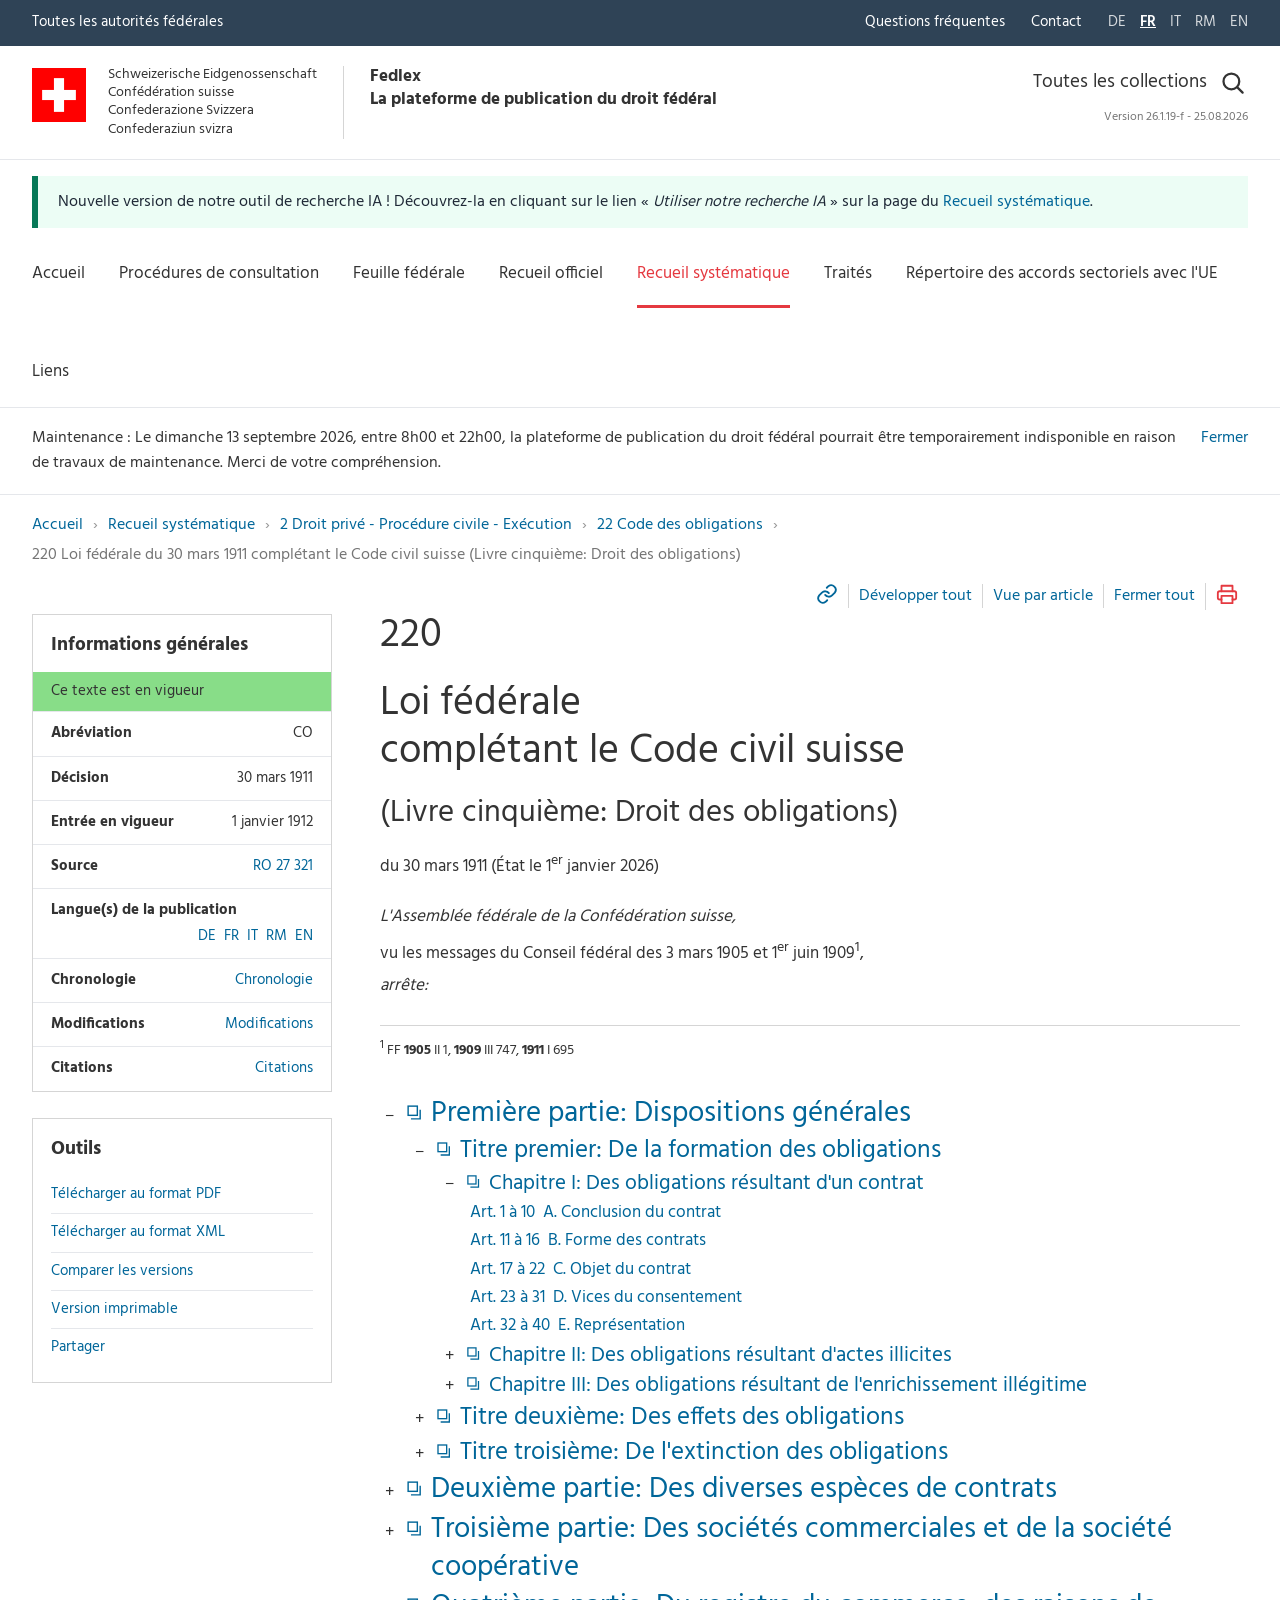
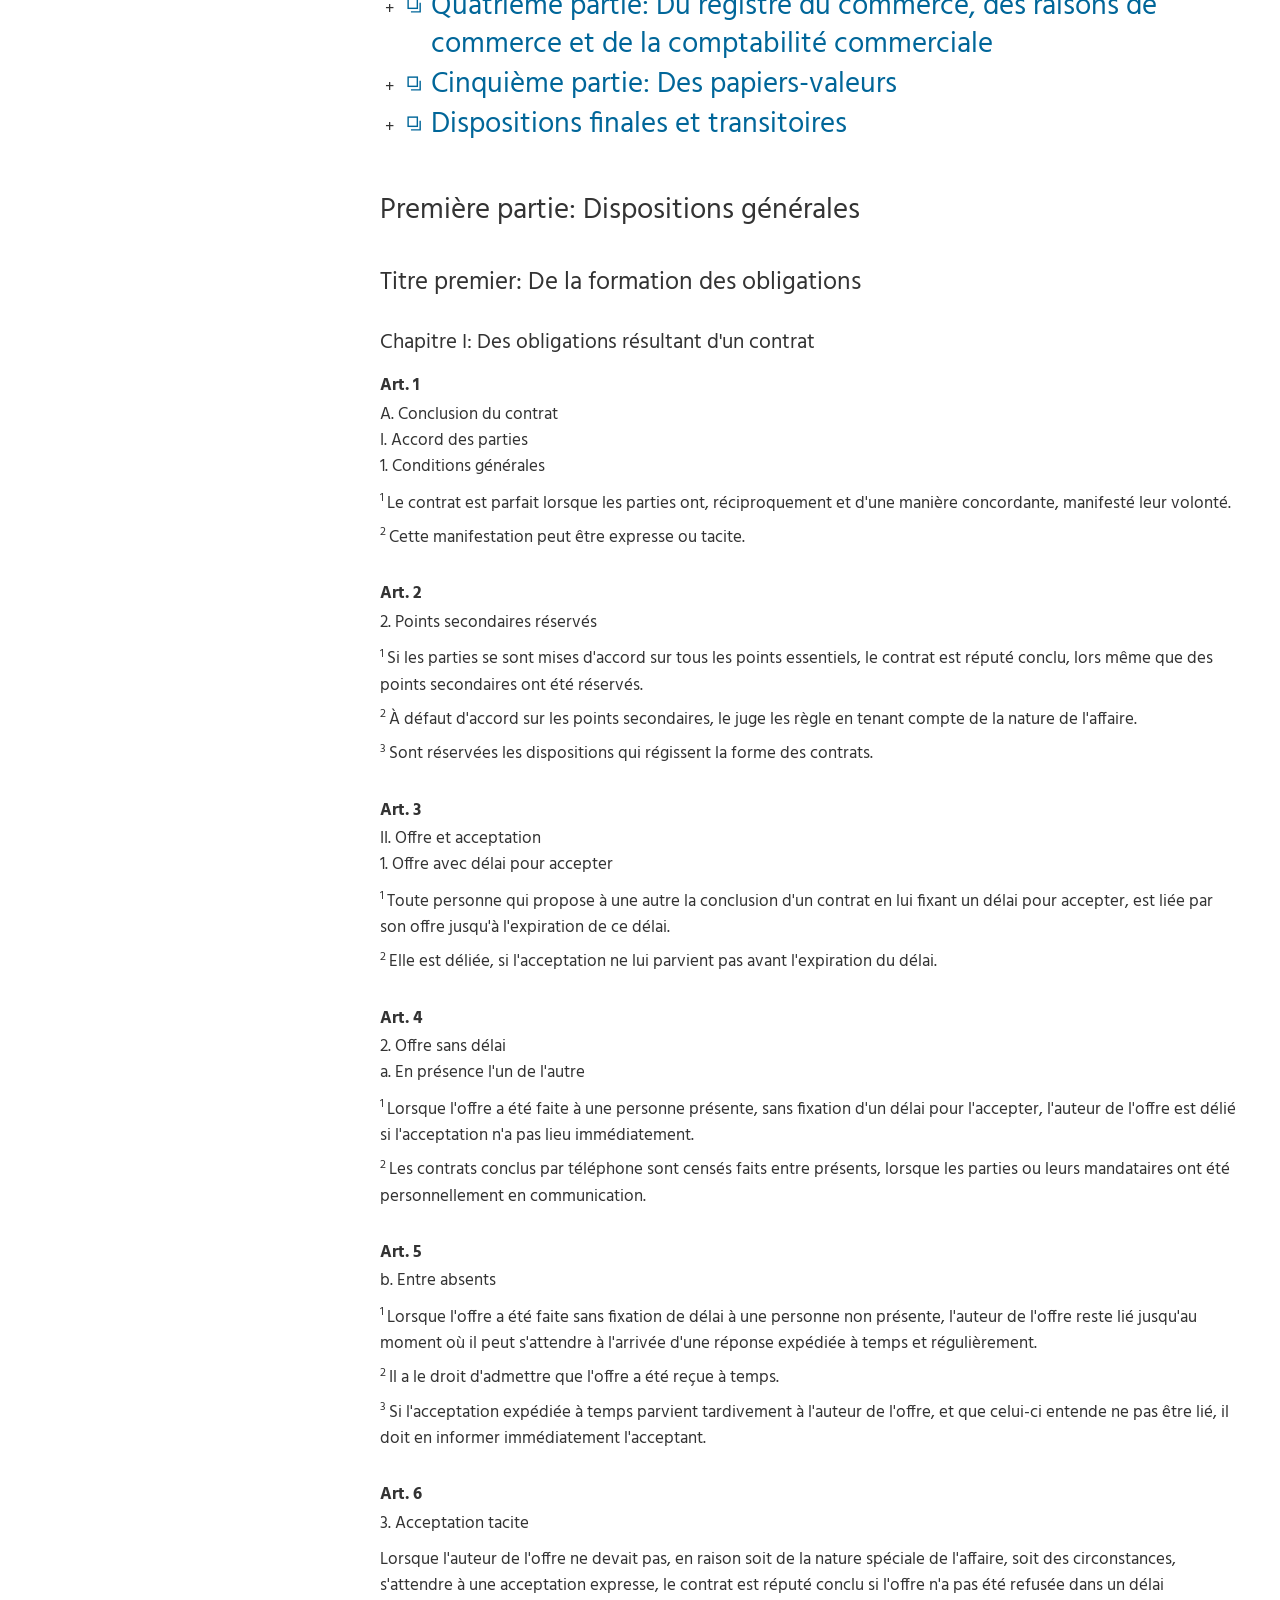
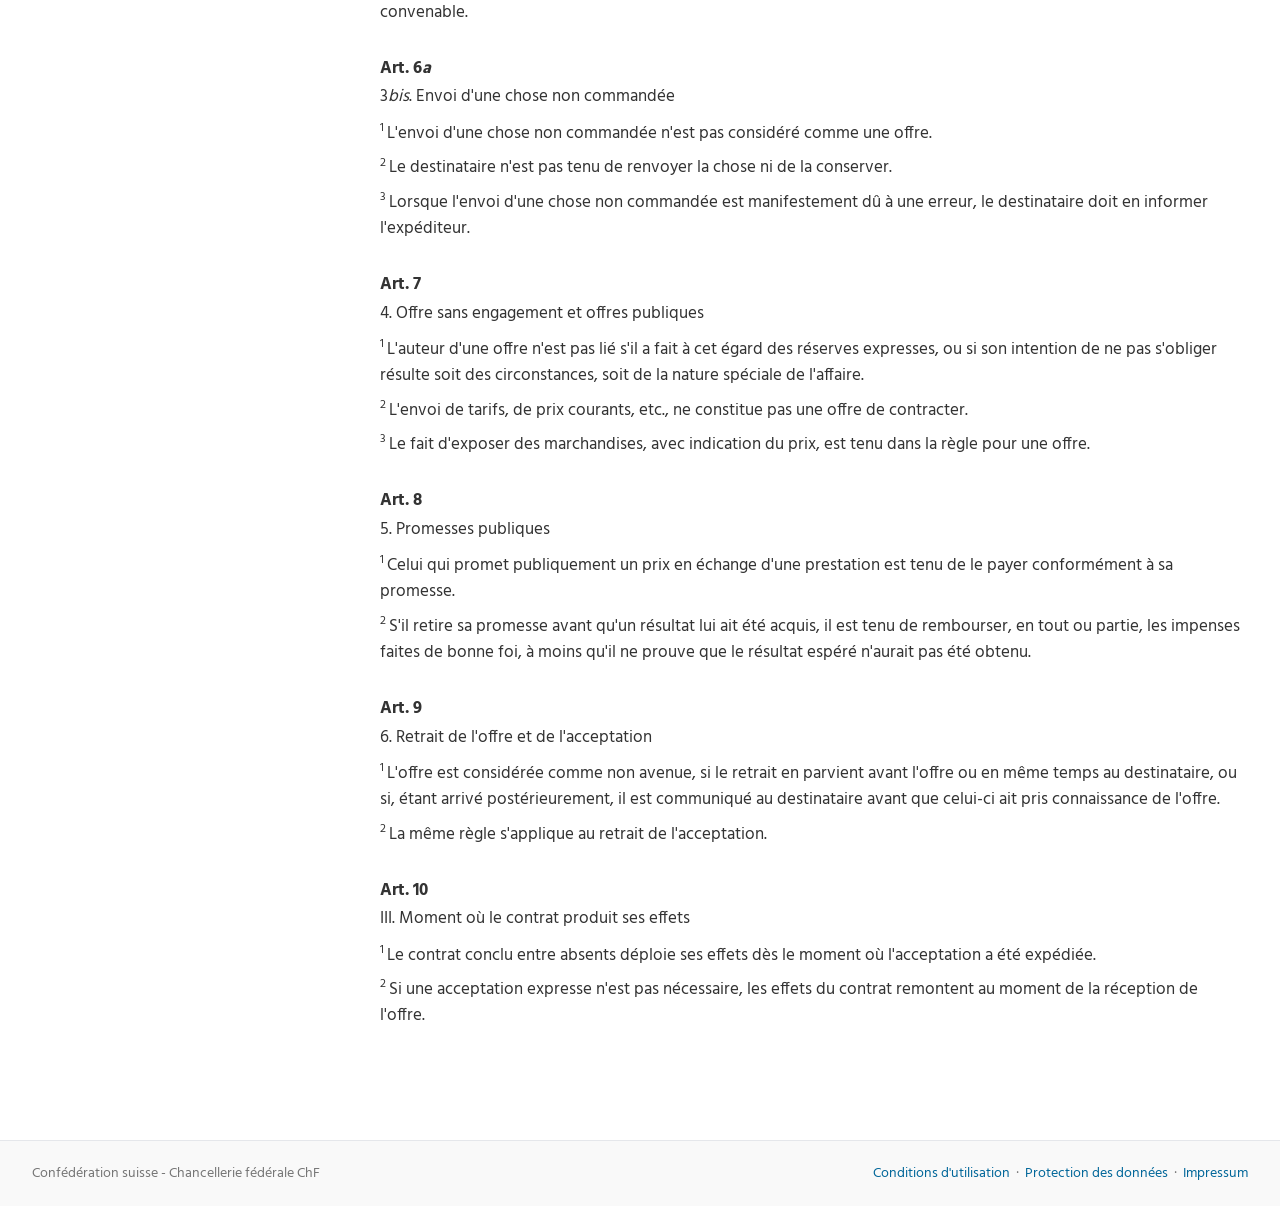
<file: fedlex/index.html>
<!doctype html>
<html lang="fr">
<head>
<meta charset="utf-8">
<meta name="viewport" content="width=device-width, initial-scale=1">
<title>RS 220 - Loi fédérale du 30 mars 1911 complétant le code civil suisse (Livre cinquième: Droit des obligations)</title>
<meta name="robots" content="noindex, nofollow">
<link rel="preconnect" href="https://fonts.googleapis.com">
<link rel="preconnect" href="https://fonts.gstatic.com" crossorigin>
<link href="https://fonts.googleapis.com/css2?family=Hind:wght@400;500;600;700&display=swap" rel="stylesheet">
<link rel="stylesheet" href="assets/fedlex.css">
<link rel="icon" href="data:image/svg+xml,%3Csvg xmlns='http://www.w3.org/2000/svg' viewBox='0 0 32 32'%3E%3Crect width='32' height='32' fill='%23ff0000'/%3E%3Crect x='13' y='6' width='6' height='20' fill='%23fff'/%3E%3Crect x='6' y='13' width='20' height='6' fill='%23fff'/%3E%3C/svg%3E">
</head>
<body>

<!-- ============ 1. Barre supérieure ============ -->
<div class="topbar">
  <div class="wrap">
    <a href="#">Toutes les autorités fédérales</a>
    <div class="topbar-right">
      <a href="#">Questions fréquentes</a>
      <a href="#">Contact</a>
      <ul class="lang-list">
        <li><a href="#">DE</a></li>
        <li class="is-active"><a href="#">FR</a></li>
        <li><a href="#">IT</a></li>
        <li><a href="#">RM</a></li>
        <li><a href="#">EN</a></li>
      </ul>
    </div>
  </div>
</div>

<!-- ============ 2. En-tête ============ -->
<header class="masthead">
  <div class="wrap">
    <div class="brand">
      <span class="brand-cross">
        <svg width="54" height="54" viewBox="0 0 32 32" role="img" aria-label="Confédération suisse">
          <rect width="32" height="32" fill="#ff0000"></rect>
          <rect x="13" y="6" width="6" height="20" fill="#fff"></rect>
          <rect x="6" y="13" width="20" height="6" fill="#fff"></rect>
        </svg>
      </span>
      <div class="brand-conf">
        Schweizerische Eidgenossenschaft<br>
        Confédération suisse<br>
        Confederazione Svizzera<br>
        Confederaziun svizra
      </div>
      <div class="brand-sep"></div>
      <div class="brand-app">
        <div class="brand-app-name">Fedlex</div>
        <div class="brand-app-claim">La plateforme de publication du droit fédéral</div>
      </div>
    </div>

    <div class="masthead-right">
      <!-- Recherche -->
      <form class="search" id="search" autocomplete="off">
        <input id="q" type="text" name="q" placeholder="Toutes les collections"
               aria-label="Toutes les collections" spellcheck="false">
        <button class="search-btn" type="submit" aria-label="Rechercher">
          <svg width="27" height="27" viewBox="0 0 24 24" fill="none" stroke="currentColor"
               stroke-width="2" stroke-linecap="round">
            <circle cx="11" cy="11" r="7"></circle>
            <line x1="16.3" y1="16.3" x2="21" y2="21"></line>
          </svg>
        </button>
      </form>
      <div class="version">Version 26.1.19-f - 25.08.2026</div>
    </div>
  </div>
</header>

<!-- ============ 3. Bandeau d'information ============ -->
<div class="notice-ai">
  <div class="wrap">
    <div class="notice-ai-inner">
      Nouvelle version de notre outil de recherche IA ! Découvrez-la en cliquant sur le lien
      «&nbsp;<em>Utiliser notre recherche IA</em>&nbsp;» sur la page du
      <a href="#">Recueil systématique</a>.
    </div>
  </div>
</div>

<!-- ============ 4. Menu principal ============ -->
<nav class="mainnav">
  <div class="wrap">
    <ul>
      <li><a href="#">Accueil</a></li>
      <li><a href="#">Procédures de consultation</a></li>
      <li><a href="#">Feuille fédérale</a></li>
      <li><a href="#">Recueil officiel</a></li>
      <li class="is-active"><a href="#">Recueil systématique</a></li>
      <li><a href="#">Traités</a></li>
      <li><a href="#">Répertoire des accords sectoriels avec l'UE</a></li>
      <li><a href="#">Liens</a></li>
    </ul>
  </div>
</nav>

<!-- ============ 5. Avis de maintenance ============ -->
<div class="maintenance" id="maintenance">
  <div class="wrap">
    <p>Maintenance : Le dimanche 13 septembre 2026, entre 8h00 et 22h00, la plateforme de
       publication du droit fédéral pourrait être temporairement indisponible en raison de
       travaux de maintenance. Merci de votre compréhension.</p>
    <a class="close" href="#" id="close-maintenance">Fermer</a>
  </div>
</div>

<main class="wrap">

  <!-- ============ 6. Fil d'Ariane ============ -->
  <nav class="breadcrumb" aria-label="Fil d'Ariane">
    <ol>
      <li><a href="#">Accueil</a><span class="sep">&rsaquo;</span></li>
      <li><a href="#">Recueil systématique</a><span class="sep">&rsaquo;</span></li>
      <li><a href="#">2 Droit privé - Procédure civile - Exécution</a><span class="sep">&rsaquo;</span></li>
      <li><a href="#">22 Code des obligations</a><span class="sep">&rsaquo;</span></li>
      <li class="current">220 Loi fédérale du 30 mars 1911 complétant le Code civil suisse
          (Livre cinquième: Droit des obligations)</li>
    </ol>
  </nav>

  <!-- ============ 7. Outils du document ============ -->
  <div class="doctools">
    <a href="#" aria-label="Lien permanent" class="icon-link">
      <span class="icon">
        <svg width="22" height="22" viewBox="0 0 24 24" fill="none" stroke="currentColor" stroke-width="2" stroke-linecap="round">
          <path d="M10 13a5 5 0 0 0 7.5.5l3-3a5 5 0 0 0-7-7l-1.7 1.7"></path>
          <path d="M14 11a5 5 0 0 0-7.5-.5l-3 3a5 5 0 0 0 7 7l1.7-1.7"></path>
        </svg>
      </span>
    </a>
    <a href="#" id="expand-all">Développer tout</a>
    <a href="#">Vue par article</a>
    <a href="#" id="collapse-all">Fermer tout</a>
    <a href="#" aria-label="Imprimer" onclick="window.print();return false;">
      <span class="icon">
        <svg width="22" height="22" viewBox="0 0 24 24" fill="none" stroke="#e53940" stroke-width="2" stroke-linecap="round" stroke-linejoin="round">
          <path d="M6 9V3h12v6"></path>
          <path d="M6 18H4a2 2 0 0 1-2-2v-5a2 2 0 0 1 2-2h16a2 2 0 0 1 2 2v5a2 2 0 0 1-2 2h-2"></path>
          <rect x="6" y="14" width="12" height="8"></rect>
        </svg>
      </span>
    </a>
  </div>

  <div class="layout">

    <!-- ============ 8. Colonne latérale ============ -->
    <aside>
      <section class="panel">
        <h2>Informations générales</h2>
        <table>
          <tbody>
            <tr class="status"><td colspan="2">Ce texte est en vigueur</td></tr>
            <tr><th>Abréviation</th><td>CO</td></tr>
            <tr><th>Décision</th><td>30 mars 1911</td></tr>
            <tr><th>Entrée en vigueur</th><td>1 janvier 1912</td></tr>
            <tr><th>Source</th><td><a href="#">RO 27 321</a></td></tr>
            <tr>
              <th>Langue(s) de la publication</th>
              <td class="langs">
                <a href="#">DE</a><a href="#">FR</a><a href="#">IT</a><a href="#">RM</a><a href="#">EN</a>
              </td>
            </tr>
            <tr><th>Chronologie</th><td><a href="#">Chronologie</a></td></tr>
            <tr><th>Modifications</th><td><a href="#">Modifications</a></td></tr>
            <tr><th>Citations</th><td><a href="#">Citations</a></td></tr>
          </tbody>
        </table>
      </section>

      <section class="panel">
        <h2>Outils</h2>
        <ul>
          <li><a href="#">Télécharger au format PDF</a></li>
          <li><a href="#">Télécharger au format XML</a></li>
          <li><a href="#">Comparer les versions</a></li>
          <li><a href="#">Version imprimable</a></li>
          <li><a href="#">Partager</a></li>
        </ul>
      </section>
    </aside>

    <!-- ============ 9. Le document ============ -->
    <article class="doc">
      <p class="doc-number">220</p>
      <h1 class="doc-title">Loi fédérale<br>complétant le Code civil suisse</h1>
      <p class="doc-subtitle">(Livre cinquième: Droit des obligations)</p>
      <p class="doc-date">du 30 mars 1911 (État le 1<sup>er</sup> janvier 2026)</p>

      <div class="doc-preamble">
        <p class="it">L'Assemblée fédérale de la Confédération suisse,</p>
        <p>vu les messages du Conseil fédéral des 3 mars 1905 et 1<sup>er</sup> juin 1909<sup>1</sup>,</p>
        <p class="it">arrête:</p>
      </div>

      <div class="footnotes">
        <p><sup>1</sup> FF <strong>1905</strong> II 1, <strong>1909</strong> III 747, <strong>1911</strong> I 695</p>
      </div>

      <!-- ---- Table des matières ---- -->
      <nav class="toc" id="toc" aria-label="Table des matières">
        <ul>
          <li class="lvl-1" aria-expanded="true">
            <div class="toc-row">
              <button class="toc-toggle" type="button" aria-label="Réduire">&minus;</button>
              <span class="toc-ext"><svg width="17" height="17" viewBox="0 0 24 24" fill="none" stroke="currentColor" stroke-width="2"><rect x="3" y="3" width="13" height="13"></rect><path d="M20 8v13H7"></path></svg></span>
              <a href="#partie-1">Première partie: Dispositions générales</a>
            </div>
            <ul>
              <li class="lvl-2" aria-expanded="true">
                <div class="toc-row">
                  <button class="toc-toggle" type="button" aria-label="Réduire">&minus;</button>
                  <span class="toc-ext"><svg width="16" height="16" viewBox="0 0 24 24" fill="none" stroke="currentColor" stroke-width="2"><rect x="3" y="3" width="13" height="13"></rect><path d="M20 8v13H7"></path></svg></span>
                  <a href="#titre-1">Titre premier: De la formation des obligations</a>
                </div>
                <ul>
                  <li class="lvl-3" aria-expanded="true">
                    <div class="toc-row">
                      <button class="toc-toggle" type="button" aria-label="Réduire">&minus;</button>
                      <span class="toc-ext"><svg width="15" height="15" viewBox="0 0 24 24" fill="none" stroke="currentColor" stroke-width="2"><rect x="3" y="3" width="13" height="13"></rect><path d="M20 8v13H7"></path></svg></span>
                      <a href="#chap-1">Chapitre I: Des obligations résultant d'un contrat</a>
                    </div>
                    <ul>
                      <li class="lvl-4"><div class="toc-row"><button class="toc-toggle" type="button" hidden></button><a href="#art-1">Art. 1 à 10&nbsp;&nbsp;A. Conclusion du contrat</a></div></li>
                      <li class="lvl-4"><div class="toc-row"><button class="toc-toggle" type="button" hidden></button><a href="#art-1">Art. 11 à 16&nbsp;&nbsp;B. Forme des contrats</a></div></li>
                      <li class="lvl-4"><div class="toc-row"><button class="toc-toggle" type="button" hidden></button><a href="#art-1">Art. 17 à 22&nbsp;&nbsp;C. Objet du contrat</a></div></li>
                      <li class="lvl-4"><div class="toc-row"><button class="toc-toggle" type="button" hidden></button><a href="#art-1">Art. 23 à 31&nbsp;&nbsp;D. Vices du consentement</a></div></li>
                      <li class="lvl-4"><div class="toc-row"><button class="toc-toggle" type="button" hidden></button><a href="#art-1">Art. 32 à 40&nbsp;&nbsp;E. Représentation</a></div></li>
                    </ul>
                  </li>
                  <li class="lvl-3" aria-expanded="false">
                    <div class="toc-row">
                      <button class="toc-toggle" type="button" aria-label="Développer">+</button>
                      <span class="toc-ext"><svg width="15" height="15" viewBox="0 0 24 24" fill="none" stroke="currentColor" stroke-width="2"><rect x="3" y="3" width="13" height="13"></rect><path d="M20 8v13H7"></path></svg></span>
                      <a href="#">Chapitre II: Des obligations résultant d'actes illicites</a>
                    </div>
                    <ul>
                      <li class="lvl-4"><div class="toc-row"><button class="toc-toggle" type="button" hidden></button><a href="#">Art. 41 à 61&nbsp;&nbsp;A. Principes généraux</a></div></li>
                    </ul>
                  </li>
                  <li class="lvl-3" aria-expanded="false">
                    <div class="toc-row">
                      <button class="toc-toggle" type="button" aria-label="Développer">+</button>
                      <span class="toc-ext"><svg width="15" height="15" viewBox="0 0 24 24" fill="none" stroke="currentColor" stroke-width="2"><rect x="3" y="3" width="13" height="13"></rect><path d="M20 8v13H7"></path></svg></span>
                      <a href="#">Chapitre III: Des obligations résultant de l'enrichissement illégitime</a>
                    </div>
                    <ul>
                      <li class="lvl-4"><div class="toc-row"><button class="toc-toggle" type="button" hidden></button><a href="#">Art. 62 à 67&nbsp;&nbsp;A. Conditions de la restitution</a></div></li>
                    </ul>
                  </li>
                </ul>
              </li>
              <li class="lvl-2" aria-expanded="false">
                <div class="toc-row">
                  <button class="toc-toggle" type="button" aria-label="Développer">+</button>
                  <span class="toc-ext"><svg width="16" height="16" viewBox="0 0 24 24" fill="none" stroke="currentColor" stroke-width="2"><rect x="3" y="3" width="13" height="13"></rect><path d="M20 8v13H7"></path></svg></span>
                  <a href="#">Titre deuxième: Des effets des obligations</a>
                </div>
                <ul><li class="lvl-4"><div class="toc-row"><button class="toc-toggle" type="button" hidden></button><a href="#">Art. 68 à 113&nbsp;&nbsp;Chapitre I: De l'exécution des obligations</a></div></li></ul>
              </li>
              <li class="lvl-2" aria-expanded="false">
                <div class="toc-row">
                  <button class="toc-toggle" type="button" aria-label="Développer">+</button>
                  <span class="toc-ext"><svg width="16" height="16" viewBox="0 0 24 24" fill="none" stroke="currentColor" stroke-width="2"><rect x="3" y="3" width="13" height="13"></rect><path d="M20 8v13H7"></path></svg></span>
                  <a href="#">Titre troisième: De l'extinction des obligations</a>
                </div>
                <ul><li class="lvl-4"><div class="toc-row"><button class="toc-toggle" type="button" hidden></button><a href="#">Art. 114 à 142</a></div></li></ul>
              </li>
            </ul>
          </li>
          <li class="lvl-1" aria-expanded="false">
            <div class="toc-row">
              <button class="toc-toggle" type="button" aria-label="Développer">+</button>
              <span class="toc-ext"><svg width="17" height="17" viewBox="0 0 24 24" fill="none" stroke="currentColor" stroke-width="2"><rect x="3" y="3" width="13" height="13"></rect><path d="M20 8v13H7"></path></svg></span>
              <a href="#">Deuxième partie: Des diverses espèces de contrats</a>
            </div>
            <ul><li class="lvl-4"><div class="toc-row"><button class="toc-toggle" type="button" hidden></button><a href="#">Art. 184 à 551</a></div></li></ul>
          </li>
          <li class="lvl-1" aria-expanded="false">
            <div class="toc-row">
              <button class="toc-toggle" type="button" aria-label="Développer">+</button>
              <span class="toc-ext"><svg width="17" height="17" viewBox="0 0 24 24" fill="none" stroke="currentColor" stroke-width="2"><rect x="3" y="3" width="13" height="13"></rect><path d="M20 8v13H7"></path></svg></span>
              <a href="#">Troisième partie: Des sociétés commerciales et de la société coopérative</a>
            </div>
            <ul><li class="lvl-4"><div class="toc-row"><button class="toc-toggle" type="button" hidden></button><a href="#">Art. 552 à 926</a></div></li></ul>
          </li>
          <li class="lvl-1" aria-expanded="false">
            <div class="toc-row">
              <button class="toc-toggle" type="button" aria-label="Développer">+</button>
              <span class="toc-ext"><svg width="17" height="17" viewBox="0 0 24 24" fill="none" stroke="currentColor" stroke-width="2"><rect x="3" y="3" width="13" height="13"></rect><path d="M20 8v13H7"></path></svg></span>
              <a href="#">Quatrième partie: Du registre du commerce, des raisons de commerce et de la comptabilité commerciale</a>
            </div>
            <ul><li class="lvl-4"><div class="toc-row"><button class="toc-toggle" type="button" hidden></button><a href="#">Art. 927 à 964</a></div></li></ul>
          </li>
          <li class="lvl-1" aria-expanded="false">
            <div class="toc-row">
              <button class="toc-toggle" type="button" aria-label="Développer">+</button>
              <span class="toc-ext"><svg width="17" height="17" viewBox="0 0 24 24" fill="none" stroke="currentColor" stroke-width="2"><rect x="3" y="3" width="13" height="13"></rect><path d="M20 8v13H7"></path></svg></span>
              <a href="#">Cinquième partie: Des papiers-valeurs</a>
            </div>
            <ul><li class="lvl-4"><div class="toc-row"><button class="toc-toggle" type="button" hidden></button><a href="#">Art. 965 à 1155</a></div></li></ul>
          </li>
          <li class="lvl-1" aria-expanded="false">
            <div class="toc-row">
              <button class="toc-toggle" type="button" aria-label="Développer">+</button>
              <span class="toc-ext"><svg width="17" height="17" viewBox="0 0 24 24" fill="none" stroke="currentColor" stroke-width="2"><rect x="3" y="3" width="13" height="13"></rect><path d="M20 8v13H7"></path></svg></span>
              <a href="#">Dispositions finales et transitoires</a>
            </div>
            <ul><li class="lvl-4"><div class="toc-row"><button class="toc-toggle" type="button" hidden></button><a href="#">Titre final</a></div></li></ul>
          </li>
        </ul>
      </nav>

      <!-- ---- Texte des articles ---- -->
      <section class="articles">
        <h2 class="part-head" id="partie-1">Première partie: Dispositions générales</h2>
        <h3 class="title-head" id="titre-1">Titre premier: De la formation des obligations</h3>
        <h4 class="chap-head" id="chap-1">Chapitre I: Des obligations résultant d'un contrat</h4>

        <div class="art" id="art-1">
          <p class="art-head">Art. 1</p>
          <p class="art-note">
            <span>A. Conclusion du contrat</span>
            <span>I. Accord des parties</span>
            <span>1. Conditions générales</span>
          </p>
          <div class="art-body">
            <p><sup>1</sup>Le contrat est parfait lorsque les parties ont, réciproquement et d'une manière concordante, manifesté leur volonté.</p>
            <p><sup>2</sup>Cette manifestation peut être expresse ou tacite.</p>
          </div>
        </div>

        <div class="art" id="art-2">
          <p class="art-head">Art. 2</p>
          <p class="art-note">
            <span>2. Points secondaires réservés</span>
          </p>
          <div class="art-body">
            <p><sup>1</sup>Si les parties se sont mises d'accord sur tous les points essentiels, le contrat est réputé conclu, lors même que des points secondaires ont été réservés.</p>
            <p><sup>2</sup>À défaut d'accord sur les points secondaires, le juge les règle en tenant compte de la nature de l'affaire.</p>
            <p><sup>3</sup>Sont réservées les dispositions qui régissent la forme des contrats.</p>
          </div>
        </div>

        <!-- Art. 3 : point d'insertion de la réponse -->
        <div class="art" id="art-3">
          <p class="art-head">Art. 3</p>
          <p class="art-note">
            <span>II. Offre et acceptation</span>
            <span>1. Offre avec délai pour accepter</span>
          </p>
          <div class="art-body" id="art-3-body">
            <p><sup>1</sup>Toute personne qui propose à une autre la conclusion d'un contrat en lui fixant un délai pour accepter, est liée par son offre jusqu'à l'expiration de ce délai.</p>
            <p><sup>2</sup>Elle est déliée, si l'acceptation ne lui parvient pas avant l'expiration du délai.</p>
          </div>
        </div>

        <div class="art" id="art-4">
          <p class="art-head">Art. 4</p>
          <p class="art-note">
            <span>2. Offre sans délai</span>
            <span>a. En présence l'un de l'autre</span>
          </p>
          <div class="art-body">
            <p><sup>1</sup>Lorsque l'offre a été faite à une personne présente, sans fixation d'un délai pour l'accepter, l'auteur de l'offre est délié si l'acceptation n'a pas lieu immédiatement.</p>
            <p><sup>2</sup>Les contrats conclus par téléphone sont censés faits entre présents, lorsque les parties ou leurs mandataires ont été personnellement en communication.</p>
          </div>
        </div>

        <div class="art" id="art-5">
          <p class="art-head">Art. 5</p>
          <p class="art-note"><span>b. Entre absents</span></p>
          <div class="art-body">
            <p><sup>1</sup>Lorsque l'offre a été faite sans fixation de délai à une personne non présente, l'auteur de l'offre reste lié jusqu'au moment où il peut s'attendre à l'arrivée d'une réponse expédiée à temps et régulièrement.</p>
            <p><sup>2</sup>Il a le droit d'admettre que l'offre a été reçue à temps.</p>
            <p><sup>3</sup>Si l'acceptation expédiée à temps parvient tardivement à l'auteur de l'offre, et que celui-ci entende ne pas être lié, il doit en informer immédiatement l'acceptant.</p>
          </div>
        </div>

        <div class="art" id="art-6">
          <p class="art-head">Art. 6</p>
          <p class="art-note"><span>3. Acceptation tacite</span></p>
          <div class="art-body">
            <p>Lorsque l'auteur de l'offre ne devait pas, en raison soit de la nature spéciale de l'affaire, soit des circonstances, s'attendre à une acceptation expresse, le contrat est réputé conclu si l'offre n'a pas été refusée dans un délai convenable.</p>
          </div>
        </div>

        <div class="art" id="art-6a">
          <p class="art-head">Art. 6<i>a</i></p>
          <p class="art-note"><span>3<i>bis</i>. Envoi d'une chose non commandée</span></p>
          <div class="art-body">
            <p><sup>1</sup>L'envoi d'une chose non commandée n'est pas considéré comme une offre.</p>
            <p><sup>2</sup>Le destinataire n'est pas tenu de renvoyer la chose ni de la conserver.</p>
            <p><sup>3</sup>Lorsque l'envoi d'une chose non commandée est manifestement dû à une erreur, le destinataire doit en informer l'expéditeur.</p>
          </div>
        </div>

        <div class="art" id="art-7">
          <p class="art-head">Art. 7</p>
          <p class="art-note"><span>4. Offre sans engagement et offres publiques</span></p>
          <div class="art-body">
            <p><sup>1</sup>L'auteur d'une offre n'est pas lié s'il a fait à cet égard des réserves expresses, ou si son intention de ne pas s'obliger résulte soit des circonstances, soit de la nature spéciale de l'affaire.</p>
            <p><sup>2</sup>L'envoi de tarifs, de prix courants, etc., ne constitue pas une offre de contracter.</p>
            <p><sup>3</sup>Le fait d'exposer des marchandises, avec indication du prix, est tenu dans la règle pour une offre.</p>
          </div>
        </div>

        <div class="art" id="art-8">
          <p class="art-head">Art. 8</p>
          <p class="art-note"><span>5. Promesses publiques</span></p>
          <div class="art-body">
            <p><sup>1</sup>Celui qui promet publiquement un prix en échange d'une prestation est tenu de le payer conformément à sa promesse.</p>
            <p><sup>2</sup>S'il retire sa promesse avant qu'un résultat lui ait été acquis, il est tenu de rembourser, en tout ou partie, les impenses faites de bonne foi, à moins qu'il ne prouve que le résultat espéré n'aurait pas été obtenu.</p>
          </div>
        </div>

        <div class="art" id="art-9">
          <p class="art-head">Art. 9</p>
          <p class="art-note"><span>6. Retrait de l'offre et de l'acceptation</span></p>
          <div class="art-body">
            <p><sup>1</sup>L'offre est considérée comme non avenue, si le retrait en parvient avant l'offre ou en même temps au destinataire, ou si, étant arrivé postérieurement, il est communiqué au destinataire avant que celui-ci ait pris connaissance de l'offre.</p>
            <p><sup>2</sup>La même règle s'applique au retrait de l'acceptation.</p>
          </div>
        </div>

        <div class="art" id="art-10">
          <p class="art-head">Art. 10</p>
          <p class="art-note"><span>III. Moment où le contrat produit ses effets</span></p>
          <div class="art-body">
            <p><sup>1</sup>Le contrat conclu entre absents déploie ses effets dès le moment où l'acceptation a été expédiée.</p>
            <p><sup>2</sup>Si une acceptation expresse n'est pas nécessaire, les effets du contrat remontent au moment de la réception de l'offre.</p>
          </div>
        </div>
      </section>
    </article>
  </div>
</main>

<!-- ============ 10. Pied de page ============ -->
<footer class="foot">
  <div class="wrap">
    <div>Confédération suisse - Chancellerie fédérale ChF</div>
    <div>
      <a href="#">Conditions d'utilisation</a> &nbsp;·&nbsp;
      <a href="#">Protection des données</a> &nbsp;·&nbsp;
      <a href="#">Impressum</a>
    </div>
  </div>
</footer>

<script src="assets/fedlex.js"></script>
</body>
</html>
</file>
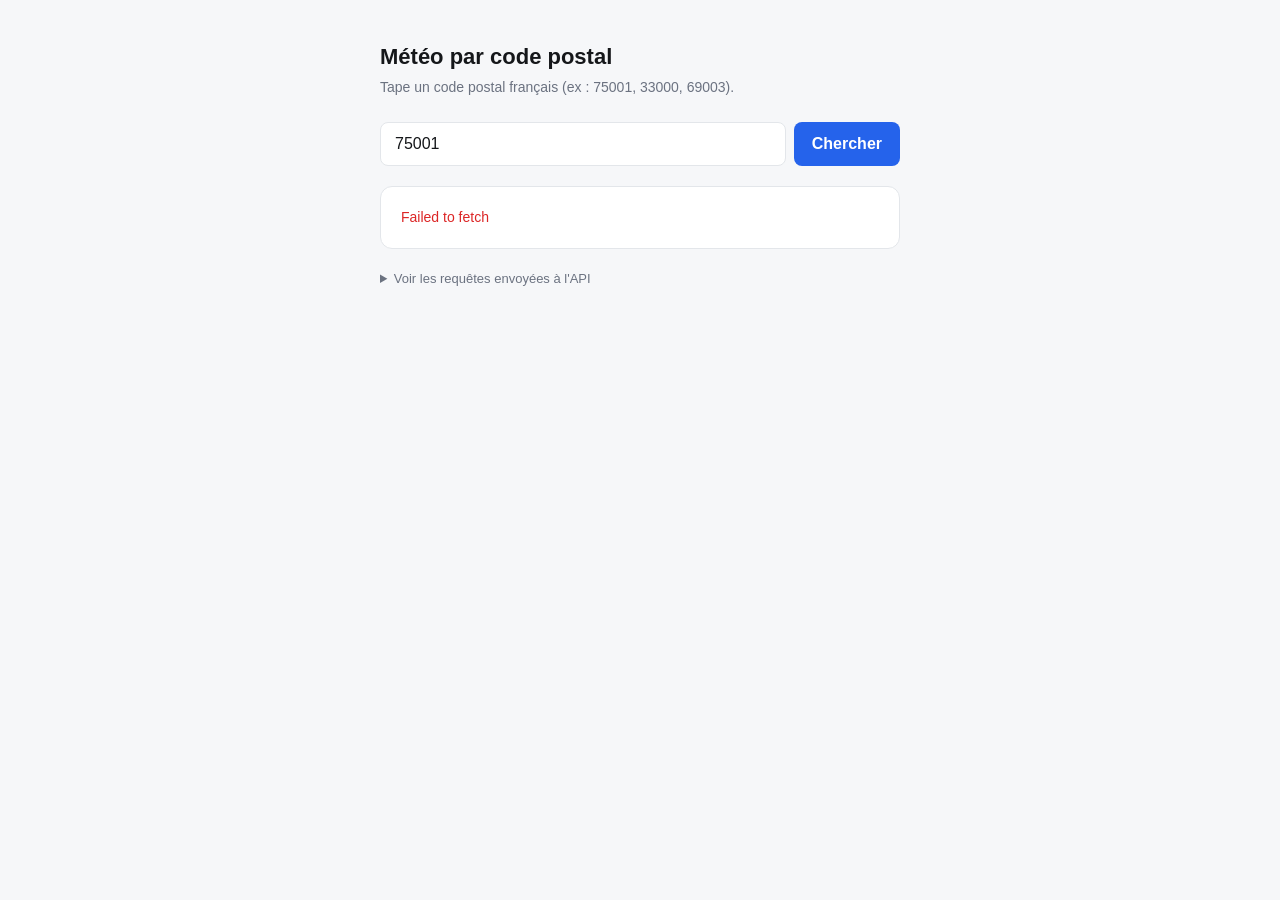
<file: meteo/index.html>
<!DOCTYPE html>
<html lang="fr">
<head>
<meta charset="UTF-8">
<meta name="viewport" content="width=device-width, initial-scale=1.0">
<title>Météo par code postal</title>
<style>
  :root{
    --bg:#f6f7f9;
    --card:#ffffff;
    --text:#15171a;
    --muted:#6b7280;
    --line:#e3e6ea;
    --accent:#2563eb;
  }
  @media (prefers-color-scheme: dark){
    :root{
      --bg:#0f1115;
      --card:#171a20;
      --text:#f2f4f7;
      --muted:#9aa3af;
      --line:#262b33;
      --accent:#60a5fa;
    }
  }
  *{ box-sizing:border-box; }
  body{
    margin:0;
    padding:40px 16px;
    background:var(--bg);
    color:var(--text);
    font-family:-apple-system,BlinkMacSystemFont,"Segoe UI",Roboto,Helvetica,Arial,sans-serif;
    line-height:1.5;
  }
  main{ max-width:520px; margin:0 auto; }
  h1{ font-size:22px; margin:0 0 4px; }
  .sous-titre{ color:var(--muted); font-size:14px; margin:0 0 24px; }

  form{ display:flex; gap:8px; margin-bottom:20px; }
  input{
    flex:1; min-width:0;
    padding:12px 14px;
    font-size:16px;
    color:var(--text);
    background:var(--card);
    border:1px solid var(--line);
    border-radius:8px;
  }
  input:focus{ outline:2px solid var(--accent); outline-offset:-1px; }
  button{
    padding:12px 18px;
    font-size:16px;
    font-weight:600;
    color:#fff;
    background:var(--accent);
    border:0;
    border-radius:8px;
    cursor:pointer;
  }
  button:disabled{ opacity:.55; cursor:default; }

  .carte{
    background:var(--card);
    border:1px solid var(--line);
    border-radius:12px;
    padding:20px;
  }
  .ville{ font-size:18px; font-weight:600; }
  .region{ color:var(--muted); font-size:14px; margin-bottom:16px; }
  .temp{ font-size:48px; font-weight:700; line-height:1.1; }
  .description{ font-size:16px; margin-bottom:16px; }
  .emoji{ font-size:40px; }

  .details{ display:flex; flex-wrap:wrap; gap:12px 24px; padding-top:16px; border-top:1px solid var(--line); }
  .details div{ font-size:14px; }
  .details span{ display:block; color:var(--muted); font-size:12px; }

  .jours{ display:flex; gap:8px; margin-top:16px; padding-top:16px; border-top:1px solid var(--line); }
  .jour{ flex:1; text-align:center; font-size:13px; }
  .jour .j-emoji{ font-size:22px; }
  .jour .j-max{ font-weight:600; }
  .jour .j-min{ color:var(--muted); }

  .erreur{ color:#dc2626; font-size:14px; }
  @media (prefers-color-scheme: dark){ .erreur{ color:#f87171; } }

  details{ margin-top:20px; font-size:13px; color:var(--muted); }
  summary{ cursor:pointer; }
  pre{
    background:var(--card);
    border:1px solid var(--line);
    border-radius:8px;
    padding:12px;
    overflow-x:auto;
    font-size:12px;
    margin-top:8px;
    white-space:pre-wrap;
    word-break:break-all;
  }
</style>
</head>
<body>

<main>
  <h1>Météo par code postal</h1>
  <p class="sous-titre">Tape un code postal français (ex : 75001, 33000, 69003).</p>

  <form id="formulaire">
    <input id="champ" type="text" inputmode="numeric" placeholder="Code postal" value="75001" required>
    <button type="submit" id="bouton">Chercher</button>
  </form>

  <div id="resultat"></div>

  <details>
    <summary>Voir les requêtes envoyées à l'API</summary>
    <pre id="journal">Aucune requête pour l'instant.</pre>
  </details>
</main>

<script>
/* ============================================================
   COMMENT ÇA MARCHE ?

   Une "API" est juste une URL qui renvoie des données (ici du
   JSON) au lieu d'une page web. On l'appelle avec fetch().

   Ce site utilise DEUX APIs d'Open-Meteo, l'une après l'autre :

   1) L'API de géocodage : code postal  ->  latitude / longitude
      https://geocoding-api.open-meteo.com/v1/search?name=75001

   2) L'API de prévisions : lat/lon  ->  météo
      https://api.open-meteo.com/v1/forecast?latitude=48.85&longitude=2.35&current=temperature_2m

   Aucune clé d'API n'est nécessaire, c'est gratuit pour un usage
   non commercial. Tout se passe dans le navigateur.
   ============================================================ */

// Le pays dans lequel on cherche le code postal.
// Change "FR" en "BE", "CH", "DE", "US"... pour chercher ailleurs.
const PAYS = "FR";

// Les éléments HTML dont on a besoin.
const formulaire = document.getElementById("formulaire");
const champ      = document.getElementById("champ");
const bouton     = document.getElementById("bouton");
const resultat   = document.getElementById("resultat");
const journal    = document.getElementById("journal");

// Open-Meteo ne renvoie pas de texte, mais un "code météo" (norme WMO).
// C'est à nous de le traduire en mots et en emoji.
const CODES_METEO = {
  0:  ["Ciel dégagé", "☀️"],
  1:  ["Plutôt dégagé", "🌤️"],
  2:  ["Partiellement nuageux", "⛅"],
  3:  ["Couvert", "☁️"],
  45: ["Brouillard", "🌫️"],
  48: ["Brouillard givrant", "🌫️"],
  51: ["Bruine légère", "🌦️"],
  53: ["Bruine", "🌦️"],
  55: ["Bruine dense", "🌦️"],
  56: ["Bruine verglaçante", "🌧️"],
  57: ["Bruine verglaçante dense", "🌧️"],
  61: ["Pluie faible", "🌧️"],
  63: ["Pluie", "🌧️"],
  65: ["Pluie forte", "🌧️"],
  66: ["Pluie verglaçante", "🌧️"],
  67: ["Pluie verglaçante forte", "🌧️"],
  71: ["Neige faible", "🌨️"],
  73: ["Neige", "🌨️"],
  75: ["Neige forte", "❄️"],
  77: ["Grains de neige", "🌨️"],
  80: ["Averses faibles", "🌦️"],
  81: ["Averses", "🌦️"],
  82: ["Averses violentes", "⛈️"],
  85: ["Averses de neige", "🌨️"],
  86: ["Fortes averses de neige", "❄️"],
  95: ["Orage", "⛈️"],
  96: ["Orage avec grêle", "⛈️"],
  99: ["Orage avec forte grêle", "⛈️"]
};

function decrireCode(code){
  return CODES_METEO[code] || ["Temps inconnu", "❓"];
}

// Petit utilitaire : on affiche les URLs appelées, pour bien voir
// à quoi ressemble une requête d'API.
let urlsAppelees = [];
function noterUrl(url){
  urlsAppelees.push(url);
  journal.textContent = urlsAppelees.join("\n\n");
}

/* ------------------------------------------------------------
   ÉTAPE 1 — Trouver la ville à partir du code postal
   ------------------------------------------------------------ */
async function chercherVille(codePostal){
  // On construit l'URL avec ses paramètres (ce qui suit le "?").
  const url = "https://geocoding-api.open-meteo.com/v1/search"
            + "?name=" + encodeURIComponent(codePostal)
            + "&count=10"
            + "&language=fr"
            + "&format=json"
            + "&countryCode=" + PAYS;

  noterUrl("1) Géocodage :\n" + url);

  // fetch() envoie la requête. "await" attend la réponse.
  const reponse = await fetch(url);
  if(!reponse.ok){
    throw new Error("L'API de géocodage a répondu " + reponse.status);
  }

  // La réponse est du texte JSON, .json() le transforme en objet JS.
  const donnees = await reponse.json();

  // Si aucune ville ne correspond, "results" n'existe même pas.
  if(!donnees.results || donnees.results.length === 0){
    throw new Error("Aucune ville trouvée pour le code postal " + codePostal + ".");
  }

  // L'API fait une recherche approximative : elle peut renvoyer des
  // villes dont le code postal est juste "proche". On garde donc en
  // priorité celle qui contient exactement le code demandé.
  const exacte = donnees.results.find(function(ville){
    return (ville.postcodes || []).includes(codePostal);
  });

  return exacte || donnees.results[0];
}

/* ------------------------------------------------------------
   ÉTAPE 2 — Demander la météo pour ces coordonnées
   ------------------------------------------------------------ */
async function chercherMeteo(latitude, longitude){
  const url = "https://api.open-meteo.com/v1/forecast"
            + "?latitude=" + latitude
            + "&longitude=" + longitude
            // "current" = ce qu'on veut savoir sur la météo actuelle
            + "&current=temperature_2m,apparent_temperature,relative_humidity_2m,wind_speed_10m,weather_code"
            // "daily" = les prévisions jour par jour
            + "&daily=weather_code,temperature_2m_max,temperature_2m_min"
            + "&forecast_days=4"
            // "auto" : les heures sont données dans le fuseau de la ville
            + "&timezone=auto";

  noterUrl("2) Prévisions :\n" + url);

  const reponse = await fetch(url);
  if(!reponse.ok){
    throw new Error("L'API météo a répondu " + reponse.status);
  }
  return await reponse.json();
}

/* ------------------------------------------------------------
   ÉTAPE 3 — Afficher le résultat dans la page
   ------------------------------------------------------------ */
function afficherMeteo(ville, meteo){
  const actuel = meteo.current;
  const unites = meteo.current_units;
  const [texte, emoji] = decrireCode(actuel.weather_code);

  // La région : "Île-de-France, France"
  const region = [ville.admin1, ville.country].filter(Boolean).join(", ");

  // Les prévisions des prochains jours.
  let jours = "";
  for(let i = 0; i < meteo.daily.time.length; i++){
    const date = new Date(meteo.daily.time[i]);
    const nomJour = i === 0
      ? "Auj."
      : date.toLocaleDateString("fr-FR", { weekday: "short" });
    const [, emojiJour] = decrireCode(meteo.daily.weather_code[i]);

    jours += '<div class="jour">'
           +   '<div>' + nomJour + '</div>'
           +   '<div class="j-emoji">' + emojiJour + '</div>'
           +   '<div class="j-max">' + Math.round(meteo.daily.temperature_2m_max[i]) + '°</div>'
           +   '<div class="j-min">' + Math.round(meteo.daily.temperature_2m_min[i]) + '°</div>'
           + '</div>';
  }

  resultat.innerHTML =
      '<div class="carte">'
    +   '<div class="ville">' + ville.name + '</div>'
    +   '<div class="region">' + region + '</div>'
    +   '<div class="emoji">' + emoji + '</div>'
    +   '<div class="temp">' + Math.round(actuel.temperature_2m) + unites.temperature_2m + '</div>'
    +   '<div class="description">' + texte + '</div>'
    +   '<div class="details">'
    +     '<div><span>Ressenti</span>' + Math.round(actuel.apparent_temperature) + unites.apparent_temperature + '</div>'
    +     '<div><span>Humidité</span>' + actuel.relative_humidity_2m + unites.relative_humidity_2m + '</div>'
    +     '<div><span>Vent</span>' + Math.round(actuel.wind_speed_10m) + ' ' + unites.wind_speed_10m + '</div>'
    +   '</div>'
    +   '<div class="jours">' + jours + '</div>'
    + '</div>';
}

/* ------------------------------------------------------------
   Le chef d'orchestre : appelé quand on valide le formulaire
   ------------------------------------------------------------ */
async function lancerRecherche(codePostal){
  urlsAppelees = [];
  bouton.disabled = true;
  resultat.innerHTML = '<div class="carte">Chargement…</div>';

  try {
    // Étape 1, puis étape 2 (la 2 a besoin du résultat de la 1).
    const ville = await chercherVille(codePostal);
    const meteo = await chercherMeteo(ville.latitude, ville.longitude);
    afficherMeteo(ville, meteo);
  } catch (erreur) {
    // Si quoi que ce soit échoue (réseau coupé, code postal inconnu…),
    // on atterrit ici et on explique le problème à l'utilisateur.
    resultat.innerHTML = '<div class="carte erreur">' + erreur.message + '</div>';
  } finally {
    bouton.disabled = false;
  }
}

formulaire.addEventListener("submit", function(evenement){
  // Sans ça, le navigateur rechargerait la page.
  evenement.preventDefault();
  const codePostal = champ.value.trim();
  if(codePostal) lancerRecherche(codePostal);
});

// Une première recherche au chargement, pour ne pas afficher une page vide.
lancerRecherche(champ.value);
</script>

</body>
</html>
</file>
<file: fedlex/assets/fedlex.css>
/* ------------------------------------------------------------------
   Fedlex — reproduction de l'interface de la plateforme de publication
   du droit fédéral (RS 220, Code des obligations).
   Jetons de couleur relevés sur www.fedlex.admin.ch (styles-ZOU43H6Z.css).
   ------------------------------------------------------------------ */

:root {
  --navy:        #2f4356;   /* barre supérieure "Toutes les autorités fédérales" */
  --swiss-red:   #ff0000;   /* croix suisse                                      */
  --nav-active:  #e53940;   /* onglet actif du menu principal                    */
  --link:        #006699;   /* --app-cerulean-blue                               */
  --link-hover:  #004b73;
  --text:        #333333;   /* --app-dark-charcoal                               */
  --grey-text:   #757575;   /* --app-sonic-silver                                */
  --grey-mid:    #999999;
  --border:      #e5e7eb;
  --border-soft: #d5d5d5;
  --banner-bg:   #ecfdf5;
  --banner-bar:  #067857;
  --banner-text: #1f2937;
  --badge-green: #88dd88;
  --row-alt:     #f9f9f9;   /* --app-ghost-grey                                  */
  --focus:       #66afe9;   /* --app-malibu                                      */

  --font: "Hind", "Frutiger", "Frutiger Neue LT Pro", "Helvetica Neue",
          Helvetica, Arial, "Liberation Sans", sans-serif;
}

* { box-sizing: border-box; }

html { -webkit-text-size-adjust: 100%; }

body {
  margin: 0;
  font-family: var(--font);
  font-size: 16px;
  line-height: 1.55;
  color: var(--text);
  background: #fff;
}

a { color: var(--link); text-decoration: none; }
a:hover { color: var(--link-hover); text-decoration: underline; }

.wrap {
  max-width: 1440px;
  margin: 0 auto;
  padding-inline: 32px;
}

/* ---------- 1. Barre supérieure (autorités fédérales) ---------- */

.topbar {
  background: var(--navy);
  color: #fff;
  font-size: 15px;
}
.topbar .wrap {
  display: flex;
  align-items: center;
  justify-content: space-between;
  gap: 16px;
  min-height: 46px;
  flex-wrap: wrap;
}
.topbar a { color: #fff; }
.topbar a:hover { text-decoration: underline; }
.topbar-right {
  display: flex;
  align-items: center;
  gap: 26px;
  flex-wrap: wrap;
}
.lang-list {
  display: flex;
  gap: 14px;
  list-style: none;
  margin: 0;
  padding: 0;
}
.lang-list a { opacity: .8; }
.lang-list .is-active a { opacity: 1; font-weight: 600; text-decoration: underline; }

/* ---------- 2. En-tête blanc (logo + Fedlex + recherche) ---------- */

.masthead { border-bottom: 1px solid var(--border); background: #fff; }
.masthead .wrap {
  display: flex;
  align-items: flex-start;
  justify-content: space-between;
  gap: 24px;
  padding-block: 20px;
  flex-wrap: wrap;
}
.brand { display: flex; align-items: flex-start; gap: 22px; }
.brand-cross { flex: 0 0 auto; margin-top: 2px; }
.brand-conf {
  font-size: 13.5px;
  line-height: 1.35;
  color: var(--text);
  white-space: nowrap;
}
.brand-sep {
  width: 1px;
  align-self: stretch;
  background: var(--border-soft);
  margin-inline: 4px;
}
.brand-app { line-height: 1.35; }
.brand-app .brand-app-name { font-weight: 700; font-size: 17px; }
.brand-app .brand-app-claim { font-weight: 700; font-size: 17px; }

.masthead-right {
  display: flex;
  flex-direction: column;
  align-items: flex-end;
  gap: 6px;
  margin-left: auto;
}
.version { font-size: 12px; color: var(--grey-text); }

/* ---------- La barre de recherche ---------- */

.search {
  display: flex;
  align-items: center;
  gap: 12px;
  border-bottom: 1px solid transparent;
  padding: 2px 2px 4px;
  transition: border-color .15s ease;
}
.search:focus-within { border-bottom-color: var(--focus); }
.search input {
  font: inherit;
  font-size: 19px;
  color: var(--text);
  background: transparent;
  border: 0;
  outline: 0;
  padding: 0;
  width: 260px;
  text-align: right;
}
.search input::placeholder { color: var(--text); opacity: 1; }
.search input:disabled { opacity: .55; }
.search-btn {
  display: inline-flex;
  align-items: center;
  justify-content: center;
  background: none;
  border: 0;
  padding: 0;
  cursor: pointer;
  color: var(--text);
}
.search-btn:hover { color: var(--link); }
.search-btn svg { display: block; }

/* petit indicateur d'activité, discret */
.search.is-busy .search-btn { color: var(--grey-mid); animation: pulse 1.1s ease-in-out infinite; }
@keyframes pulse { 0%,100% { opacity: 1; } 50% { opacity: .35; } }

/* ---------- 3. Bandeau vert d'information ---------- */

.notice-ai { background: #fff; }
.notice-ai .wrap { padding-block: 16px; }
.notice-ai-inner {
  background: var(--banner-bg);
  border-left: 6px solid var(--banner-bar);
  color: var(--banner-text);
  padding: 14px 20px;
  font-size: 15.5px;
}

/* ---------- 4. Menu principal ---------- */

.mainnav { background: #fff; }
.mainnav .wrap { padding-block: 0; }
.mainnav ul {
  display: flex;
  list-style: none;
  margin: 0;
  padding: 0;
  gap: 34px;
  flex-wrap: wrap;
}
.mainnav a {
  display: block;
  padding: 18px 0;
  color: var(--text);
  font-size: 16.5px;
  border-bottom: 3px solid transparent;
}
.mainnav a:hover { color: var(--link); text-decoration: none; }
.mainnav .is-active a {
  color: var(--nav-active);
  border-bottom-color: var(--nav-active);
}

/* ---------- 5. Avis de maintenance ---------- */

.maintenance { border-top: 1px solid var(--border); }
.maintenance .wrap {
  display: flex;
  align-items: flex-start;
  gap: 24px;
  padding-block: 18px;
  border-bottom: 1px solid var(--border);
}
.maintenance p { margin: 0; flex: 1; }
.maintenance .close { flex: 0 0 auto; white-space: nowrap; }

/* ---------- 6. Fil d'Ariane ---------- */

.breadcrumb { font-size: 15.5px; padding-block: 18px 6px; }
.breadcrumb ol {
  list-style: none;
  margin: 0;
  padding: 0;
  display: flex;
  flex-wrap: wrap;
  align-items: baseline;
  gap: 6px 10px;
}
.breadcrumb li { display: flex; align-items: baseline; gap: 10px; }
.breadcrumb .sep { color: var(--grey-mid); }
.breadcrumb .current { color: var(--grey-text); }

/* ---------- 7. Barre d'outils du document ---------- */

.doctools {
  display: flex;
  justify-content: flex-end;
  align-items: center;
  gap: 0;
  padding-block: 10px 4px;
  font-size: 15.5px;
  flex-wrap: wrap;
}
.doctools a { padding-inline: 10px; border-left: 1px solid var(--border-soft); }
.doctools a:first-child { border-left: 0; }
.doctools .icon { display: inline-flex; vertical-align: -3px; }

/* ---------- 8. Grille contenu ---------- */

.layout {
  display: grid;
  grid-template-columns: 300px minmax(0, 1fr);
  gap: 48px;
  align-items: start;
  padding-bottom: 80px;
}

/* ---------- Colonne de gauche ---------- */

.panel {
  border: 1px solid var(--border-soft);
  margin-bottom: 26px;
  background: #fff;
}
.panel h2 {
  font-size: 19px;
  margin: 0;
  padding: 16px 18px 12px;
}
/* Les lignes sont des conteneurs flex : l'intitulé à gauche, la valeur à
   droite, et la valeur passe à la ligne (alignée à droite) quand les deux
   ne tiennent pas ensemble — comme sur Fedlex. */
.panel table, .panel tbody { display: block; width: 100%; font-size: 15px; }
.panel tr {
  display: flex;
  flex-wrap: wrap;
  align-items: baseline;
  justify-content: space-between;
  gap: 2px 14px;
  padding: 10px 18px;
  border-top: 1px solid var(--border);
}
.panel th, .panel td {
  display: block;
  padding: 0;
  border: 0;
  min-width: 0;
  overflow-wrap: anywhere;
}
.panel th { font-weight: 700; text-align: left; }
.panel td { text-align: right; margin-left: auto; }
.panel .status {
  background: var(--badge-green);
  border-top: 0;
  padding-block: 8px;
}
.panel .status td { text-align: left; margin-left: 0; }
.panel .langs a { margin-left: 8px; }
.panel ul { margin: 0; padding: 0 18px 16px; list-style: none; font-size: 15px; }
.panel ul li { padding: 7px 0; border-top: 1px solid var(--border); }
.panel ul li:first-child { border-top: 0; }

/* ---------- Colonne du document ---------- */

.doc { max-width: 860px; font-size: 17px; }
.doc-number { font-size: 40px; line-height: 1.1; margin: 0 0 22px; font-weight: 400; }
.doc-title {
  font-size: 40px;
  line-height: 1.2;
  font-weight: 400;
  margin: 0 0 18px;
}
.doc-subtitle {
  font-size: 31px;
  line-height: 1.25;
  font-weight: 400;
  margin: 0 0 18px;
}
.doc-date { margin: 0 0 24px; }
.doc-preamble p { margin: 0 0 6px; }
.doc-preamble .it { font-style: italic; }

.footnotes {
  border-top: 1px solid var(--border-soft);
  margin-top: 26px;
  padding-top: 10px;
  font-size: 14px;
}
.footnotes p { margin: 0 0 4px; }

/* --- arborescence (table des matières) --- */

.toc { margin-top: 34px; }
.toc ul { list-style: none; margin: 0; padding: 0 0 0 30px; }
.toc > ul { padding-left: 0; }
.toc li { margin: 2px 0; }
.toc-row { display: flex; align-items: baseline; gap: 8px; }
.toc-toggle {
  flex: 0 0 auto;
  background: none;
  border: 0;
  cursor: pointer;
  color: var(--text);
  font: inherit;
  line-height: 1;
  padding: 0 2px;
  width: 18px;
  text-align: center;
}
.toc-toggle[hidden] { display: none; }
.toc-ext { flex: 0 0 auto; color: var(--link); display: inline-flex; vertical-align: -2px; }
.toc .lvl-1 > .toc-row > a { font-size: 29px; line-height: 1.3; }
.toc .lvl-2 > .toc-row > a { font-size: 25px; line-height: 1.3; }
.toc .lvl-3 > .toc-row > a { font-size: 21px; line-height: 1.35; }
.toc .lvl-4 > .toc-row > a { font-size: 17px; }
.toc li[aria-expanded="false"] > ul { display: none; }

/* --- articles --- */

.articles { margin-top: 46px; }
.art { margin: 0 0 30px; scroll-margin-top: 24px; }
.art-head { font-weight: 700; font-size: 17px; margin: 0 0 2px; }
.art-note { margin: 0 0 10px; }
.art-note span { display: block; }
.art-body p { margin: 0 0 8px; }
.art-body sup { font-size: .72em; vertical-align: super; line-height: 0; margin-right: 3px; }

/* état "en cours de chargement" : on atténue seulement, sans rien casser */
.art-body.is-loading { color: var(--grey-mid); }

.part-head { font-size: 29px; font-weight: 400; margin: 40px 0 6px; }
.title-head { font-size: 25px; font-weight: 400; margin: 30px 0 6px; }
.chap-head { font-size: 21px; font-weight: 400; margin: 24px 0 14px; }

/* ---------- Pied de page ---------- */

.foot {
  border-top: 1px solid var(--border);
  background: var(--row-alt);
  font-size: 14px;
  color: var(--grey-text);
}
.foot .wrap {
  display: flex;
  justify-content: space-between;
  gap: 20px;
  padding-block: 22px;
  flex-wrap: wrap;
}

/* ---------- Adaptation petits écrans ---------- */

@media (max-width: 1100px) {
  .layout { grid-template-columns: 1fr; gap: 30px; }
}

@media (max-width: 780px) {
  .wrap { padding-inline: 16px; }
  .brand-conf, .brand-sep { display: none; }
  .masthead .wrap { padding-block: 14px; }
  .masthead-right { align-items: stretch; width: 100%; margin-left: 0; }
  .search input { width: 100%; text-align: left; }
  .version { text-align: right; }
  .mainnav ul { gap: 18px; }
  .mainnav a { padding: 12px 0; font-size: 15px; }
  .doc-number, .doc-title { font-size: 28px; }
  .doc-subtitle { font-size: 22px; }
  .toc .lvl-1 > .toc-row > a { font-size: 22px; }
  .toc .lvl-2 > .toc-row > a { font-size: 19px; }
  .toc .lvl-3 > .toc-row > a { font-size: 17px; }
  .toc ul { padding-left: 18px; }
  .doctools { justify-content: flex-start; }
}
</file>
